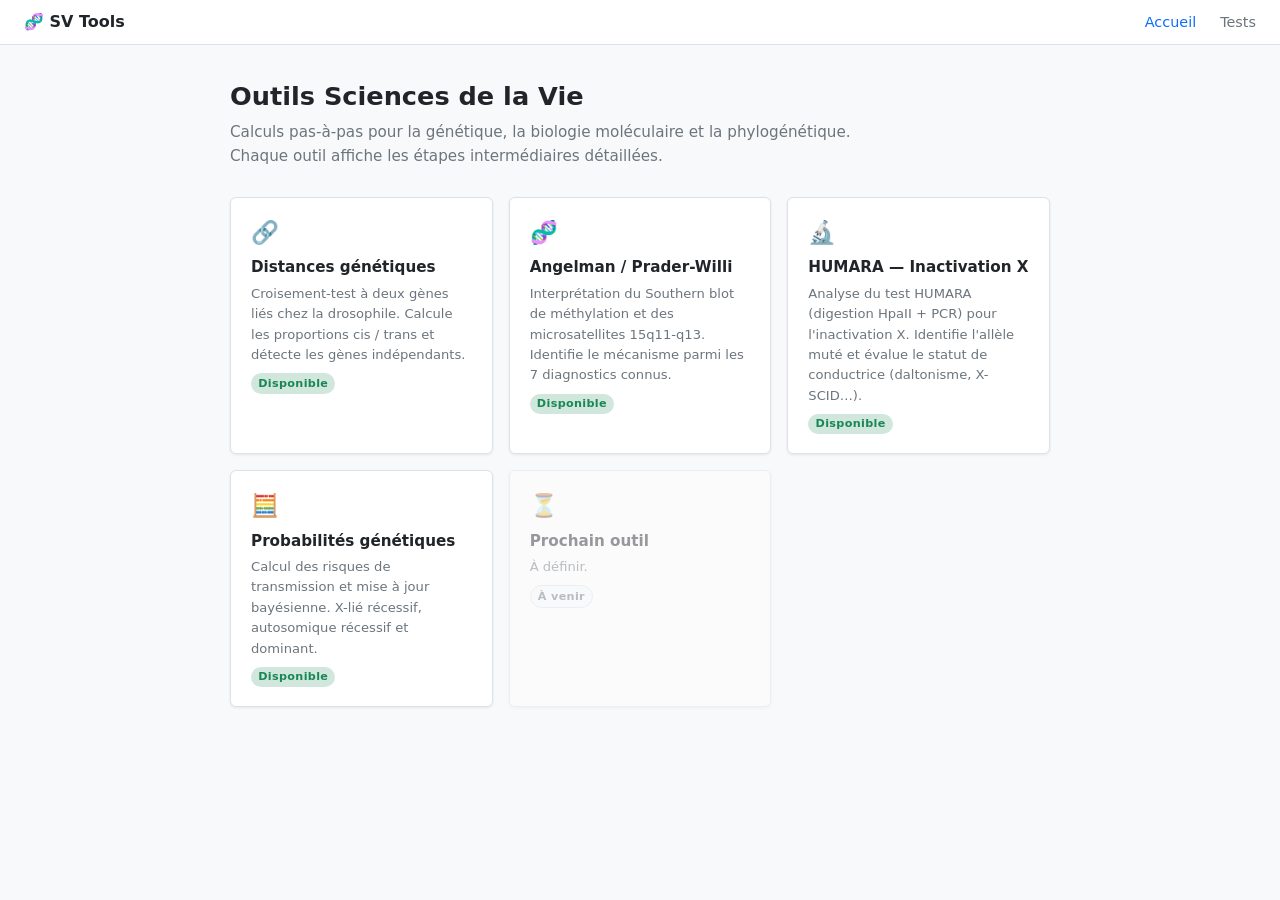
<file: index.html>
<!DOCTYPE html>
<html lang="fr">
<head>
  <meta charset="UTF-8">
  <meta name="viewport" content="width=device-width, initial-scale=1.0">
  <title>SV Tools — Outils Sciences de la Vie</title>
  <link rel="stylesheet" href="style.css">
</head>
<body>

<nav>
  <span class="nav-brand">🧬 SV Tools</span>
  <a href="index.html" class="active">Accueil</a>
  <a href="tests/run-tests.html">Tests</a>
</nav>

<main>
  <h1>Outils Sciences de la Vie</h1>
  <p class="page-subtitle">
    Calculs pas-à-pas pour la génétique, la biologie moléculaire et la phylogénétique.<br>
    Chaque outil affiche les étapes intermédiaires détaillées.
  </p>

  <div class="tool-grid" id="tool-grid">

    <a class="tool-card" href="tools/genetic-distance/index.html">
      <div class="tool-card-icon">🔗</div>
      <div class="tool-card-title">Distances génétiques</div>
      <div class="tool-card-desc">
        Croisement-test à deux gènes liés chez la drosophile.
        Calcule les proportions cis / trans et détecte les gènes indépendants.
      </div>
      <span class="tool-card-badge badge-ready">Disponible</span>
    </a>

    <a class="tool-card" href="tools/angelman-pw/index.html">
      <div class="tool-card-icon">🧬</div>
      <div class="tool-card-title">Angelman / Prader-Willi</div>
      <div class="tool-card-desc">
        Interprétation du Southern blot de méthylation et des microsatellites 15q11-q13.
        Identifie le mécanisme parmi les 7 diagnostics connus.
      </div>
      <span class="tool-card-badge badge-ready">Disponible</span>
    </a>

    <a class="tool-card" href="tools/humara/index.html">
      <div class="tool-card-icon">🔬</div>
      <div class="tool-card-title">HUMARA — Inactivation X</div>
      <div class="tool-card-desc">
        Analyse du test HUMARA (digestion HpaII + PCR) pour l'inactivation X.
        Identifie l'allèle muté et évalue le statut de conductrice (daltonisme, X-SCID…).
      </div>
      <span class="tool-card-badge badge-ready">Disponible</span>
    </a>

    <a class="tool-card" href="tools/pedigree/index.html">
      <div class="tool-card-icon">🧮</div>
      <div class="tool-card-title">Probabilités génétiques</div>
      <div class="tool-card-desc">
        Calcul des risques de transmission et mise à jour bayésienne.
        X-lié récessif, autosomique récessif et dominant.
      </div>
      <span class="tool-card-badge badge-ready">Disponible</span>
    </a>

    <div class="tool-card" style="opacity:.45;cursor:default;">
      <div class="tool-card-icon">⏳</div>
      <div class="tool-card-title">Prochain outil</div>
      <div class="tool-card-desc">À définir.</div>
      <span class="tool-card-badge badge-soon">À venir</span>
    </div>

  </div>
</main>

</body>
</html>
</file>
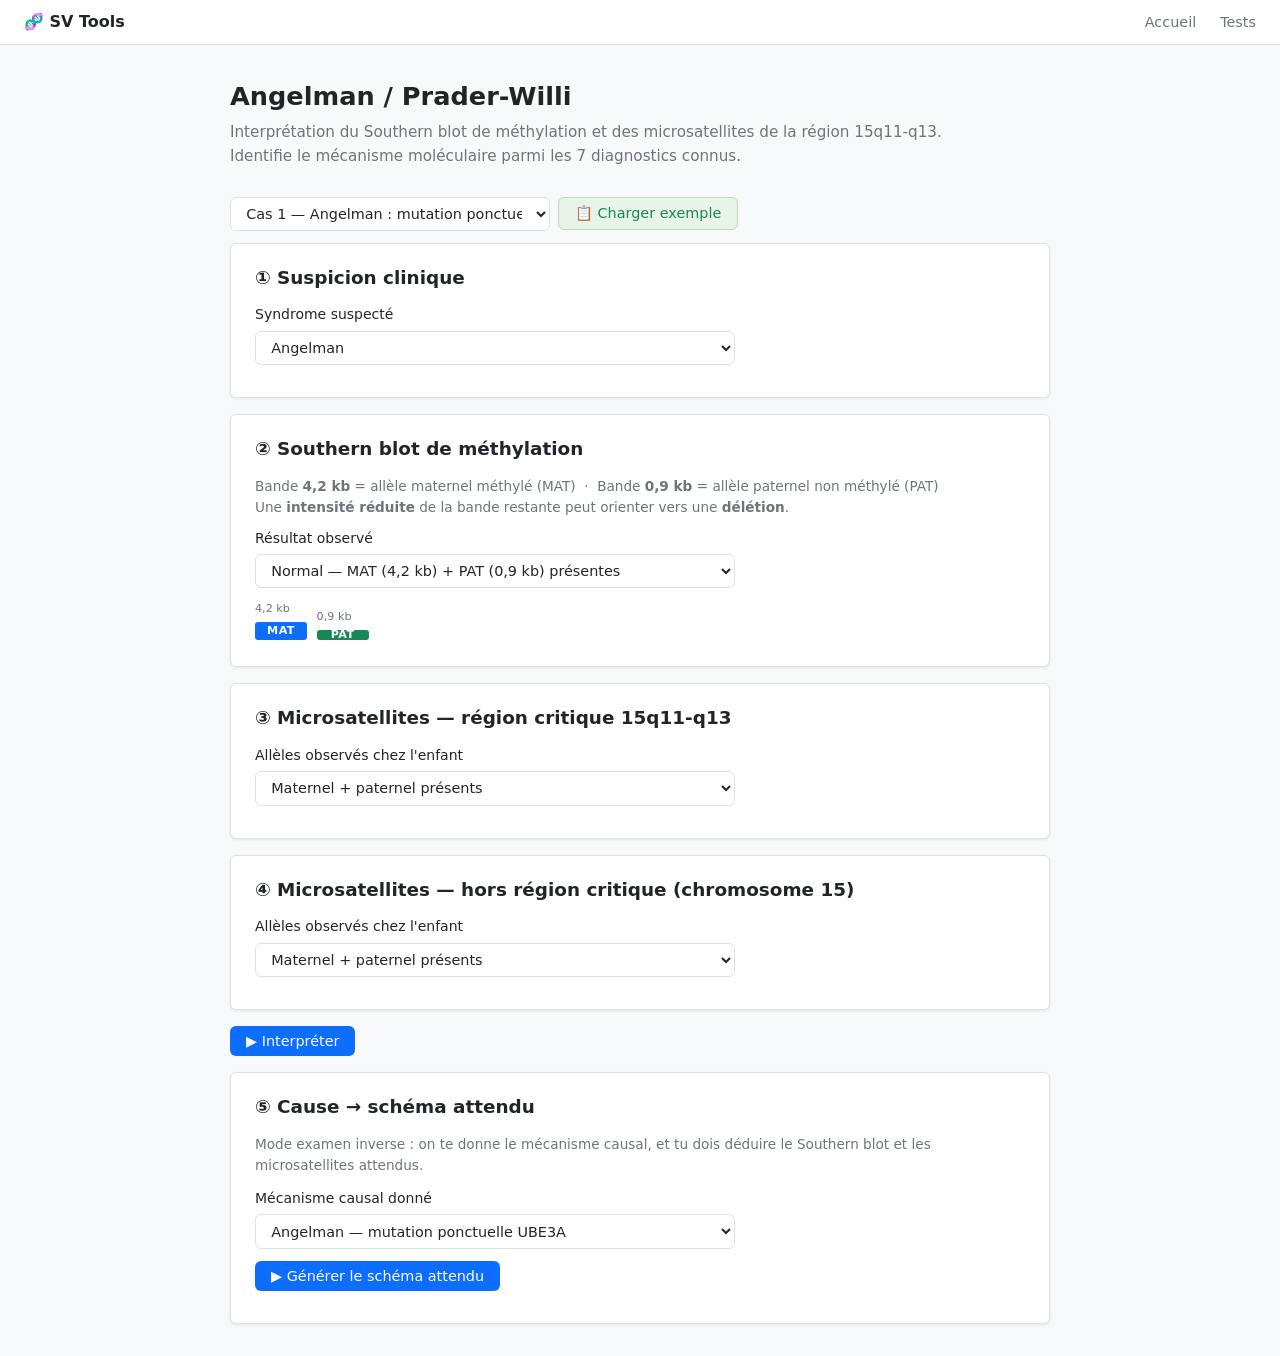
<file: tools/angelman-pw/index.html>
<!DOCTYPE html>
<html lang="fr">
<head>
  <meta charset="UTF-8">
  <meta name="viewport" content="width=device-width, initial-scale=1.0">
  <title>Angelman / Prader-Willi — SV Tools</title>
  <link rel="stylesheet" href="../../style.css">
  <style>
    /* ── Sélects larges ── */
    .wide-select { max-width: 480px; }

    /* ── Bande de référence (Southern) ── */
    .band-visual {
      display: flex;
      align-items: flex-end;
      gap: .6rem;
      margin: .6rem 0 .4rem;
    }
    .band {
      border-radius: 3px;
      display: flex;
      align-items: center;
      justify-content: center;
      font-size: .7rem;
      font-weight: 700;
      color: #fff;
      letter-spacing: .04em;
    }
    .band-mat { background: #0d6efd; width: 52px; height: 18px; }
    .band-pat { background: #198754; width: 52px; height: 10px; }
    .band-absent { opacity: .15; }
    .band-visual.compact { margin:.2rem 0; gap:.8rem; }
    .band-visual.compact .band-mat,
    .band-visual.compact .band-pat { width: 64px; }

    /* ── Statuts diagnostics ── */
    .status-possible   { background: #d1e7dd; color: #0a3622; font-weight: 700; font-size: .78rem; }
    .status-impossible { background: #f8d7da; color: #58151c; font-weight: 700; font-size: .78rem; }
    .status-ambiguous  { background: #fff3cd; color: #664d03; font-weight: 700; font-size: .78rem; }

    /* ── Carte diagnostic principal ── */
    .diagnosis-main {
      border-left: 4px solid var(--accent);
      padding: .9rem 1.2rem;
      background: var(--surface);
      border-radius: 0 var(--radius) var(--radius) 0;
      margin-bottom: .75rem;
    }
    .diagnosis-main.confidence-high   { border-color: #198754; }
    .diagnosis-main.confidence-medium { border-color: #ffc107; }
    .diagnosis-main.confidence-low    { border-color: #adb5bd; }
    .diagnosis-name { font-size: 1.1rem; font-weight: 700; margin-bottom: .3rem; }
    .confidence-badge {
      display: inline-block;
      font-size: .72rem;
      font-weight: 700;
      padding: .15rem .5rem;
      border-radius: 20px;
      text-transform: uppercase;
      letter-spacing: .05em;
    }
    .confidence-high   { background: #d1e7dd; color: #0a3622; }
    .confidence-medium { background: #fff3cd; color: #664d03; }
    .confidence-low    { background: #f8f9fa; color: var(--text-muted); border: 1px solid var(--border); }

    /* ── Warnings ── */
    .warning-box {
      background: #fff3cd;
      border-left: 3px solid #ffc107;
      padding: .55rem .85rem;
      border-radius: 0 var(--radius) var(--radius) 0;
      font-size: .85rem;
      color: #664d03;
      margin-bottom: .5rem;
    }

    details > summary {
      cursor: pointer;
      font-size: .875rem;
      color: var(--accent);
      list-style: none;
      padding: .3rem 0;
      user-select: none;
    }
    details > summary::before { content: "▶  "; font-size: .7rem; }
    details[open] > summary::before { content: "▼  "; }
    details > summary:hover { text-decoration: underline; }

    .reverse-grid {
      display: grid;
      grid-template-columns: 1.1fr .9fr;
      gap: 1rem;
      align-items: start;
    }
    @media (max-width: 820px) {
      .reverse-grid { grid-template-columns: 1fr; }
    }
    .reverse-box {
      border: 1px solid var(--border);
      background: var(--surface);
      border-radius: var(--radius);
      padding: .9rem 1rem;
    }
    .reverse-box-title {
      font-size: .82rem;
      font-weight: 700;
      text-transform: uppercase;
      letter-spacing: .05em;
      color: var(--text-muted);
      margin-bottom: .55rem;
    }
    .marker-visual {
      display: flex;
      flex-wrap: wrap;
      gap: .45rem;
      margin: .35rem 0 .2rem;
    }
    .marker-pill {
      display: inline-flex;
      align-items: center;
      justify-content: center;
      min-width: 78px;
      padding: .28rem .55rem;
      border-radius: 999px;
      font-size: .74rem;
      font-weight: 700;
      border: 1px solid transparent;
    }
    .marker-mat { background: #dbeafe; color: #1d4ed8; border-color: #93c5fd; }
    .marker-pat { background: #dcfce7; color: #15803d; border-color: #86efac; }
    .marker-missing { background: #f8fafc; color: #94a3b8; border-color: #cbd5e1; text-decoration: line-through; }
    .reverse-summary {
      border-left: 4px solid var(--accent);
      padding: .85rem 1rem;
      background: var(--surface);
      border-radius: 0 var(--radius) var(--radius) 0;
      margin-bottom: .8rem;
    }
    .schema-caption {
      font-size: .76rem;
      color: var(--text-muted);
      margin-top: .35rem;
    }
    .exam-schema {
      width: 100%;
      max-width: 100%;
      height: auto;
      display: block;
      margin-top: .6rem;
      background: #fff;
      border: 1px solid var(--border);
      border-radius: 8px;
    }
  </style>
</head>
<body>

<nav>
  <span class="nav-brand">🧬 SV Tools</span>
  <a href="../../index.html">Accueil</a>
  <a href="../../tests/run-tests.html">Tests</a>
</nav>

<main>
  <h1>Angelman / Prader-Willi</h1>
  <p class="page-subtitle">
    Interprétation du Southern blot de méthylation et des microsatellites de la région 15q11-q13.<br>
    Identifie le mécanisme moléculaire parmi les 7 diagnostics connus.
  </p>

  <!-- Boutons d'exemple -->
  <div class="btn-row" style="flex-wrap:wrap;align-items:center">
    <select id="example-select" style="max-width:320px">
      <option value="1">Cas 1 — Angelman : mutation ponctuelle UBE3A</option>
      <option value="2">Cas 2 — Angelman : disomie uniparentale paternelle</option>
      <option value="3">Cas 3 — Angelman : délétion maternelle</option>
      <option value="4">Cas 4 — Angelman : erreur d'empreinte maternelle</option>
      <option value="5">Cas 5 — Prader-Willi : disomie uniparentale maternelle</option>
      <option value="6">Cas 6 — Prader-Willi : délétion paternelle</option>
      <option value="7">Cas 7 — Prader-Willi : erreur d'empreinte paternelle</option>
      <option value="8">Cas 8 — Angelman : microsatellite non informatif</option>
    </select>
    <button class="btn btn-example" onclick="loadExample()">📋 Charger exemple</button>
  </div>

  <!-- ① Suspicion clinique ───────────────────────────────────────────────── -->
  <div class="card">
    <h2>① Suspicion clinique</h2>
    <div class="input-group">
      <label for="clinical-suspicion">Syndrome suspecté</label>
      <select id="clinical-suspicion" class="wide-select">
        <option value="Angelman">Angelman</option>
        <option value="Prader-Willi">Prader-Willi</option>
        <option value="unknown">Inconnu / non précisé</option>
      </select>
    </div>
  </div>

  <!-- ② Southern blot ────────────────────────────────────────────────────── -->
  <div class="card">
    <h2>② Southern blot de méthylation</h2>
    <p class="text-muted" style="font-size:.85rem;margin-bottom:.6rem">
      Bande <strong>4,2 kb</strong> = allèle maternel méthylé (MAT) &nbsp;·&nbsp;
      Bande <strong>0,9 kb</strong> = allèle paternel non méthylé (PAT)<br>
      Une <strong>intensité réduite</strong> de la bande restante peut orienter vers une <strong>délétion</strong>.
    </p>
    <div class="input-group">
      <label for="southern">Résultat observé</label>
      <select id="southern" class="wide-select" onchange="updateBandVisual()">
        <option value="normal">Normal — MAT (4,2 kb) + PAT (0,9 kb) présentes</option>
        <option value="mat_absent_pat_only">MAT absente — PAT (0,9 kb) seule, intensité non réduite → Angelman (UPD / empreinte)</option>
        <option value="mat_absent_pat_only_reduced_intensity">MAT absente — PAT (0,9 kb) seule, intensité réduite (~50 %) → Angelman par délétion maternelle</option>
        <option value="pat_absent_mat_only">PAT absente — MAT (4,2 kb) seule, intensité non réduite → Prader-Willi (UPD / empreinte)</option>
        <option value="pat_absent_mat_only_reduced_intensity">PAT absente — MAT (4,2 kb) seule, intensité réduite (~50 %) → Prader-Willi par délétion paternelle</option>
        <option value="unknown">Inconnu / non disponible</option>
      </select>
    </div>
    <!-- Représentation visuelle des bandes -->
    <div class="band-visual" id="band-visual">
      <div>
        <div class="text-muted" style="font-size:.7rem;margin-bottom:.25rem">4,2 kb</div>
        <div class="band band-mat" id="band-mat">MAT</div>
      </div>
      <div>
        <div class="text-muted" style="font-size:.7rem;margin-bottom:.25rem">0,9 kb</div>
        <div class="band band-pat" id="band-pat">PAT</div>
      </div>
    </div>
  </div>

  <!-- ③ Microsatellites région critique ──────────────────────────────────── -->
  <div class="card">
    <h2>③ Microsatellites — région critique 15q11-q13</h2>
    <div class="input-group">
      <label for="critical-micro">Allèles observés chez l'enfant</label>
      <select id="critical-micro" class="wide-select">
        <option value="maternal_and_paternal">Maternel + paternel présents</option>
        <option value="paternal_only">Paternel uniquement</option>
        <option value="maternal_only">Maternel uniquement</option>
        <option value="non_informative">Non informatif (allèles parentaux de même taille)</option>
        <option value="unknown">Inconnu / non disponible</option>
      </select>
    </div>
  </div>

  <!-- ④ Microsatellites hors région critique ─────────────────────────────── -->
  <div class="card">
    <h2>④ Microsatellites — hors région critique (chromosome 15)</h2>
    <div class="input-group">
      <label for="outside-micro">Allèles observés chez l'enfant</label>
      <select id="outside-micro" class="wide-select">
        <option value="maternal_and_paternal">Maternel + paternel présents</option>
        <option value="paternal_only">Paternel uniquement</option>
        <option value="maternal_only">Maternel uniquement</option>
        <option value="non_informative">Non informatif (allèles parentaux de même taille)</option>
        <option value="unknown">Inconnu / non disponible</option>
      </select>
    </div>
  </div>

  <!-- Action ────────────────────────────────────────────────────────────── -->
  <div class="btn-row">
    <button class="btn btn-primary" onclick="calculate()">▶ Interpréter</button>
  </div>

  <div id="error-area" class="hidden"></div>
  <div id="results-area" class="hidden"></div>

  <!-- ⑤ Cause -> schéma attendu ─────────────────────────────────────────── -->
  <div class="card" style="margin-top:1rem">
    <h2>⑤ Cause → schéma attendu</h2>
    <p class="text-muted" style="font-size:.85rem;margin-bottom:.75rem">
      Mode examen inverse : on te donne le mécanisme causal, et tu dois déduire le Southern blot
      et les microsatellites attendus.
    </p>
    <div class="input-group">
      <label for="reverse-diagnosis">Mécanisme causal donné</label>
      <select id="reverse-diagnosis" class="wide-select">
        <option value="angelman_ube3a">Angelman — mutation ponctuelle UBE3A</option>
        <option value="angelman_upd_pat">Angelman — disomie uniparentale paternelle</option>
        <option value="angelman_del_mat">Angelman — délétion maternelle</option>
        <option value="angelman_imprint_mat">Angelman — erreur d'empreinte maternelle</option>
        <option value="pw_upd_mat">Prader-Willi — disomie uniparentale maternelle</option>
        <option value="pw_del_pat">Prader-Willi — délétion paternelle</option>
        <option value="pw_imprint_pat">Prader-Willi — erreur d'empreinte paternelle</option>
      </select>
    </div>
    <div class="btn-row">
      <button class="btn btn-primary" onclick="generateExpectedPattern()">▶ Générer le schéma attendu</button>
    </div>
    <div id="reverse-results" class="hidden"></div>
  </div>

</main>

<script src="logic.js"></script>
<script src="ui.js"></script>
</body>
</html>
</file>
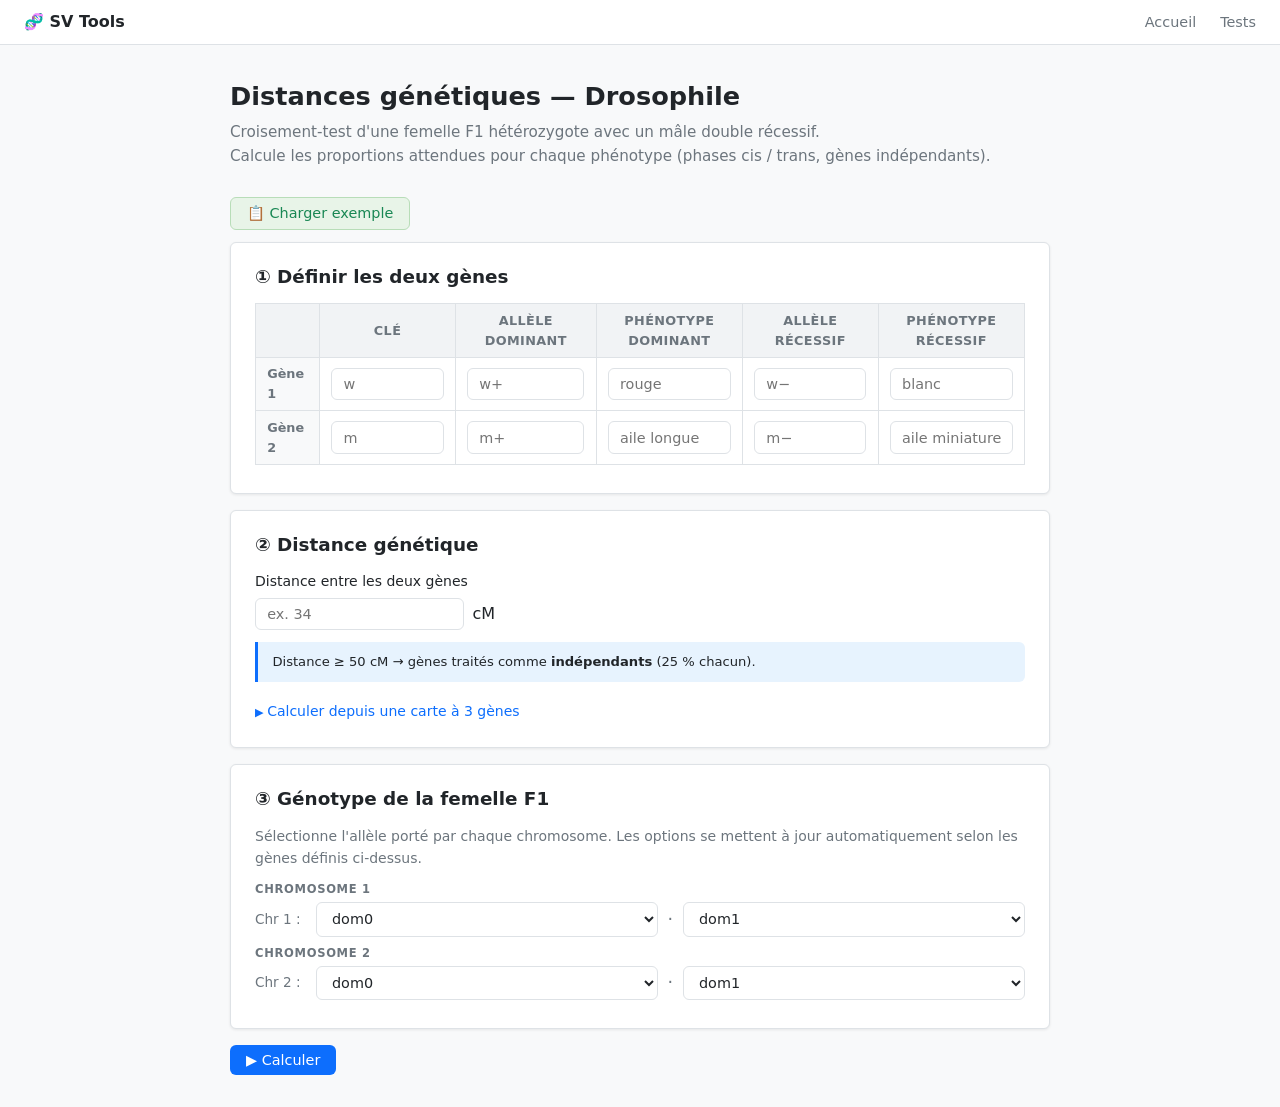
<file: tools/genetic-distance/index.html>
<!DOCTYPE html>
<html lang="fr">
<head>
  <meta charset="UTF-8">
  <meta name="viewport" content="width=device-width, initial-scale=1.0">
  <title>Distances génétiques — SV Tools</title>
  <link rel="stylesheet" href="../../style.css">
  <style>
    /* ── Tableau de définition des gènes ── */
    .gene-input { width: 100%; min-width: 75px; }
    table td:first-child { font-size: .8rem; font-weight: 700; color: var(--text-muted); }

    /* ── Carte génétique linéaire ── */
    .map-chain {
      display: flex;
      align-items: center;
      flex-wrap: wrap;
      gap: .3rem;
      margin-bottom: .75rem;
    }
    .map-chain input[type="text"]   { width: 90px; }
    .map-chain input[type="number"] { width: 58px; text-align: center; }
    .map-chain .map-link {
      display: flex;
      align-items: center;
      gap: .3rem;
      color: var(--text-muted);
      font-size: .8rem;
    }
    .map-chain .map-dash { letter-spacing: -.05em; }

    /* ── Haplotypes ── */
    .haplotype-row {
      display: flex;
      align-items: center;
      gap: .6rem;
      margin-bottom: .5rem;
    }
    .chr-label {
      font-size: .72rem;
      font-weight: 700;
      text-transform: uppercase;
      letter-spacing: .06em;
      color: var(--text-muted);
      margin-top: .5rem;
      margin-bottom: .2rem;
    }
    .haplotype-sep { font-size: 1.1rem; color: var(--text-muted); }

    /* ── Résultats ── */
    .class-parental    { background: #d1e7dd; color: #0a3622; font-weight: 600; font-size: .8rem; }
    .class-recombinant { background: #f8d7da; color: #58151c; font-weight: 600; font-size: .8rem; }
    .class-independent { background: #f8f9fa; color: var(--text-muted); font-weight: 600; font-size: .8rem; }

    details > summary {
      cursor: pointer;
      font-size: .875rem;
      color: var(--accent);
      user-select: none;
      list-style: none;
      padding: .3rem 0;
    }
    details > summary::before { content: "▶  "; font-size: .7rem; }
    details[open] > summary::before { content: "▼  "; }
    details > summary:hover { text-decoration: underline; }
    details[open] > summary { margin-bottom: .75rem; }
    details > div { padding-left: .5rem; }
  </style>
</head>
<body>

<nav>
  <span class="nav-brand">🧬 SV Tools</span>
  <a href="../../index.html">Accueil</a>
  <a href="../../tests/run-tests.html">Tests</a>
</nav>

<main>
  <h1>Distances génétiques — Drosophile</h1>
  <p class="page-subtitle">
    Croisement-test d'une femelle F1 hétérozygote avec un mâle double récessif.<br>
    Calcule les proportions attendues pour chaque phénotype (phases cis / trans, gènes indépendants).
  </p>

  <div class="btn-row">
    <button class="btn btn-example" onclick="loadExample()">📋 Charger exemple</button>
  </div>

  <!-- ① Gènes ──────────────────────────────────────────────────────────── -->
  <div class="card">
    <h2>① Définir les deux gènes</h2>
    <div class="table-wrapper">
      <table>
        <thead>
          <tr>
            <th></th>
            <th>Clé</th>
            <th>Allèle dominant</th>
            <th>Phénotype dominant</th>
            <th>Allèle récessif</th>
            <th>Phénotype récessif</th>
          </tr>
        </thead>
        <tbody>
          <tr>
            <td>Gène 1</td>
            <td><input type="text" class="gene-input" id="gene-0-key"     placeholder="w"></td>
            <td><input type="text" class="gene-input" id="gene-0-dom-sym" placeholder="w+"></td>
            <td><input type="text" class="gene-input" id="gene-0-dom-phe" placeholder="rouge"></td>
            <td><input type="text" class="gene-input" id="gene-0-rec-sym" placeholder="w−"></td>
            <td><input type="text" class="gene-input" id="gene-0-rec-phe" placeholder="blanc"></td>
          </tr>
          <tr>
            <td>Gène 2</td>
            <td><input type="text" class="gene-input" id="gene-1-key"     placeholder="m"></td>
            <td><input type="text" class="gene-input" id="gene-1-dom-sym" placeholder="m+"></td>
            <td><input type="text" class="gene-input" id="gene-1-dom-phe" placeholder="aile longue"></td>
            <td><input type="text" class="gene-input" id="gene-1-rec-sym" placeholder="m−"></td>
            <td><input type="text" class="gene-input" id="gene-1-rec-phe" placeholder="aile miniature"></td>
          </tr>
        </tbody>
      </table>
    </div>
  </div>

  <!-- ② Distance ───────────────────────────────────────────────────────── -->
  <div class="card">
    <h2>② Distance génétique</h2>
    <div class="input-group" style="max-width:240px">
      <label for="distance-input">Distance entre les deux gènes</label>
      <div style="display:flex;align-items:center;gap:.5rem">
        <input type="number" id="distance-input" min="0" max="100" step="0.5" placeholder="ex. 34">
        <span>cM</span>
      </div>
    </div>
    <div class="info-box" style="font-size:.82rem;margin-top:.25rem">
      Distance ≥ 50 cM → gènes traités comme <strong>indépendants</strong> (25 % chacun).
    </div>

    <details style="margin-top:.9rem">
      <summary>Calculer depuis une carte à 3 gènes</summary>
      <div>
        <p class="text-muted" style="margin-bottom:.7rem;font-size:.85rem">
          Entre les 3 gènes dans l'ordre de la carte et les distances entre voisins.
          La distance entre la paire choisie sera calculée par addition des segments intermédiaires.
        </p>

        <!-- Représentation visuelle de la carte -->
        <div class="map-chain">
          <input type="text"   id="map-gene-0"  placeholder="corps">
          <div class="map-link">
            <span class="map-dash">───</span>
            <input type="number" id="map-dist-01" placeholder="30">
            <span>cM</span>
            <span class="map-dash">───</span>
          </div>
          <input type="text"   id="map-gene-1"  placeholder="ailes">
          <div class="map-link">
            <span class="map-dash">───</span>
            <input type="number" id="map-dist-12" placeholder="26">
            <span>cM</span>
            <span class="map-dash">───</span>
          </div>
          <input type="text"   id="map-gene-2"  placeholder="yeux">
        </div>

        <div class="input-group" style="max-width:280px">
          <label for="map-pair">Paire à analyser</label>
          <select id="map-pair"></select>
        </div>

        <button class="btn btn-secondary" onclick="computeGeneMap()">Calculer la distance</button>
        <div id="map-result" class="mt-2"></div>
      </div>
    </details>
  </div>

  <!-- ③ Génotype F1 ────────────────────────────────────────────────────── -->
  <div class="card">
    <h2>③ Génotype de la femelle F1</h2>
    <p class="text-muted" style="margin-bottom:.75rem;font-size:.875rem">
      Sélectionne l'allèle porté par chaque chromosome.
      Les options se mettent à jour automatiquement selon les gènes définis ci-dessus.
    </p>

    <div class="chr-label">Chromosome 1</div>
    <div class="haplotype-row">
      <span class="text-muted" style="min-width:3.2rem;font-size:.85rem">Chr 1 :</span>
      <select id="h1-g0"></select>
      <span class="haplotype-sep">·</span>
      <select id="h1-g1"></select>
    </div>

    <div class="chr-label">Chromosome 2</div>
    <div class="haplotype-row">
      <span class="text-muted" style="min-width:3.2rem;font-size:.85rem">Chr 2 :</span>
      <select id="h2-g0"></select>
      <span class="haplotype-sep">·</span>
      <select id="h2-g1"></select>
    </div>

    <div id="phase-indicator" class="mt-1"></div>
  </div>

  <!-- Boutons ──────────────────────────────────────────────────────────── -->
  <div class="btn-row">
    <button class="btn btn-primary" onclick="calculate()">▶ Calculer</button>
  </div>

  <!-- Zone d'erreur -->
  <div id="error-area" class="hidden"></div>

  <!-- Résultats -->
  <div id="results-area" class="hidden"></div>

</main>

<script src="logic.js"></script>
<script src="ui.js"></script>
</body>
</html>
</file>
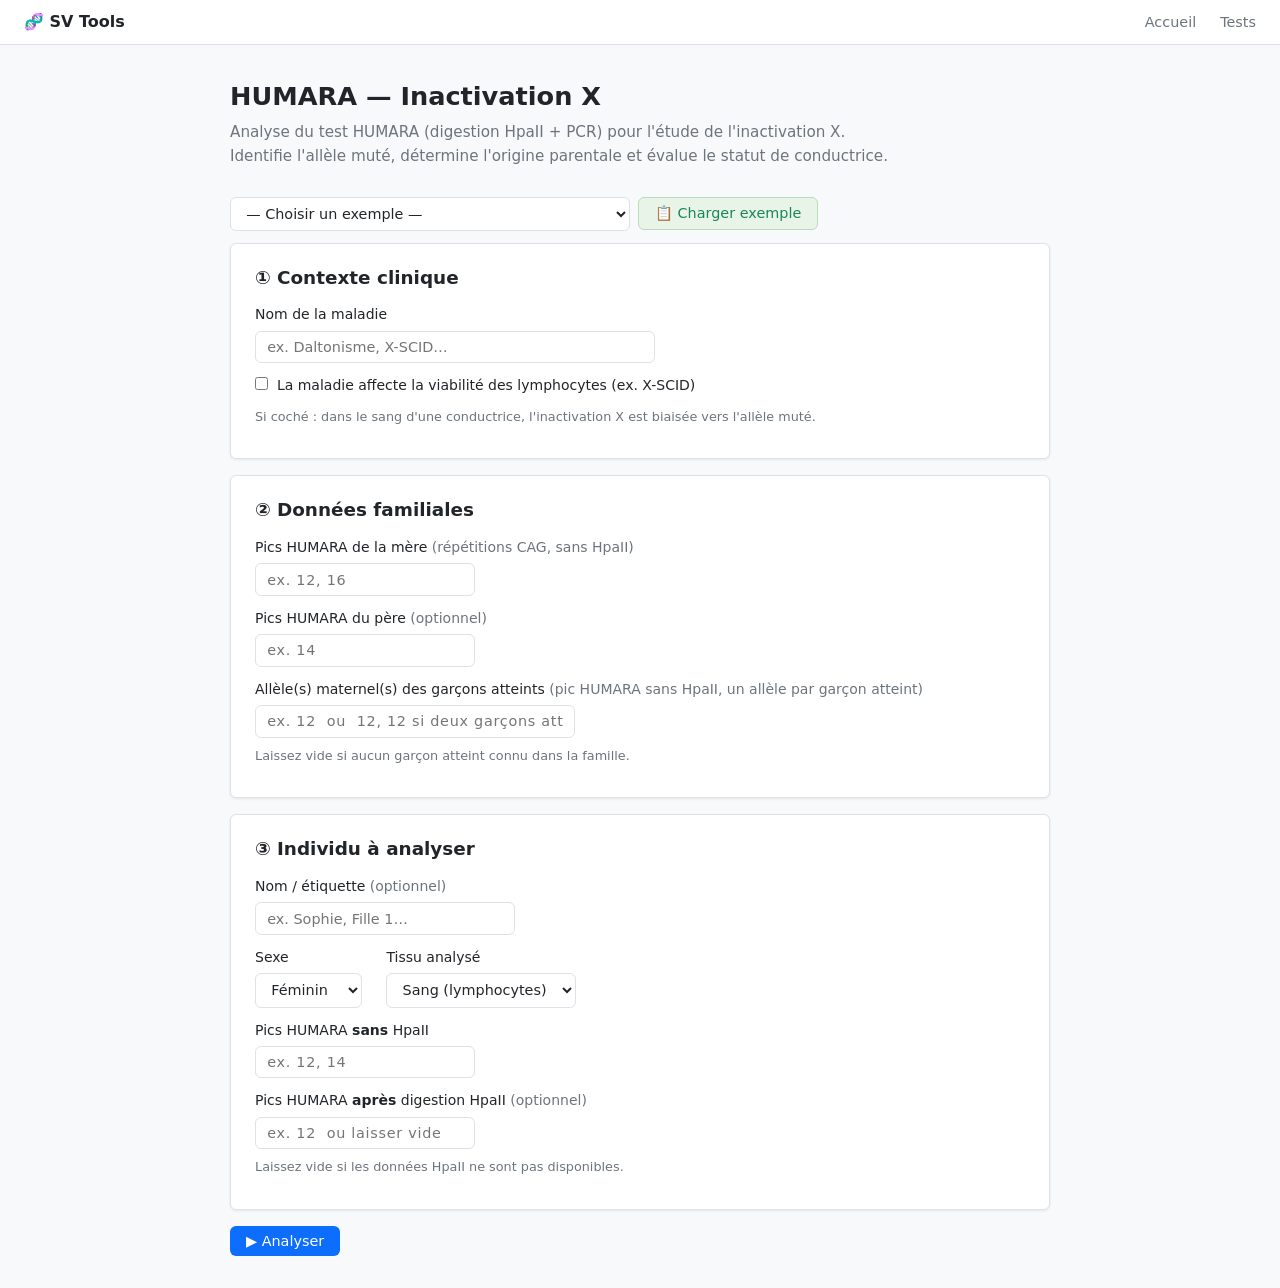
<file: tools/humara/index.html>
<!DOCTYPE html>
<html lang="fr">
<head>
  <meta charset="UTF-8">
  <meta name="viewport" content="width=device-width, initial-scale=1.0">
  <title>HUMARA / Inactivation X — SV Tools</title>
  <link rel="stylesheet" href="../../style.css">
  <style>
    .peaks-input { font-family: "Courier New", monospace; letter-spacing: .05em; }

    /* Statut conductrice */
    .carrier-card {
      border-radius: var(--radius);
      padding: .9rem 1.2rem;
      margin-bottom: .75rem;
    }
    .carrier-likely   { background: #d1e7dd; border-left: 4px solid #198754; }
    .carrier-unlikely { background: #f8d7da; border-left: 4px solid #dc3545; }
    .carrier-inconclusive { background: #fff3cd; border-left: 4px solid #ffc107; }
    .carrier-name { font-size: 1.05rem; font-weight: 700; margin-bottom: .2rem; }

    /* Badge inactivation X */
    .xi-badge {
      display: inline-block;
      font-size: .72rem;
      font-weight: 700;
      padding: .15rem .5rem;
      border-radius: 20px;
      text-transform: uppercase;
      letter-spacing: .05em;
    }
    .xi-random   { background: #cff4fc; color: #055160; }
    .xi-skewed   { background: #f8d7da; color: #58151c; }
    .xi-na       { background: #f8f9fa; color: var(--text-muted); border: 1px solid var(--border); }

    .allele-chip {
      display: inline-block;
      background: var(--highlight);
      border: 1px solid var(--highlight-border);
      border-radius: 4px;
      padding: .1rem .4rem;
      font-family: "Courier New", monospace;
      font-size: .9rem;
      font-weight: 700;
      margin: 0 .1rem;
    }
    .allele-chip.mutated { background: #f8d7da; border-color: #dc3545; }
    .allele-chip.safe    { background: #d1e7dd; border-color: #198754; }

    .family-diagram {
      display: flex;
      gap: 1.5rem;
      align-items: center;
      flex-wrap: wrap;
      margin: .6rem 0;
    }
    .family-member { text-align: center; font-size: .8rem; color: var(--text-muted); }
    .family-member strong { display: block; font-size: .9rem; color: var(--text); margin-bottom: .2rem; }
  </style>
</head>
<body>

<nav>
  <span class="nav-brand">🧬 SV Tools</span>
  <a href="../../index.html">Accueil</a>
  <a href="../../tests/run-tests.html">Tests</a>
</nav>

<main>
  <h1>HUMARA — Inactivation X</h1>
  <p class="page-subtitle">
    Analyse du test HUMARA (digestion HpaII + PCR) pour l'étude de l'inactivation X.<br>
    Identifie l'allèle muté, détermine l'origine parentale et évalue le statut de conductrice.
  </p>

  <!-- Exemples ────────────────────────────────────────────────────────────── -->
  <div class="btn-row" style="flex-wrap:wrap;align-items:center">
    <select id="example-select" style="max-width:400px">
      <option value="">— Choisir un exemple —</option>
      <option value="1">Famille 1 · Daltonisme — Thomas (garçon atteint)</option>
      <option value="2">Famille 1 · Daltonisme — Sophie (fille à analyser)</option>
      <option value="3">Famille 2 · X-SCID — Lucie (conductrice, sang)</option>
      <option value="4">Famille 2 · X-SCID — Clara (conductrice, cellules buccales)</option>
      <option value="5">Famille 2 · X-SCID — Emma (non-conductrice, sang)</option>
    </select>
    <button class="btn btn-example" onclick="loadExample()">📋 Charger exemple</button>
  </div>

  <!-- ① Contexte clinique ──────────────────────────────────────────────────── -->
  <div class="card">
    <h2>① Contexte clinique</h2>
    <div class="input-group">
      <label for="disease-name">Nom de la maladie</label>
      <input type="text" id="disease-name" placeholder="ex. Daltonisme, X-SCID…" style="max-width:400px">
    </div>
    <div class="input-group" style="margin-top:.75rem">
      <label>
        <input type="checkbox" id="affects-lymphocytes">
        &nbsp;La maladie affecte la viabilité des lymphocytes (ex. X-SCID)
      </label>
      <div class="text-muted" style="font-size:.8rem;margin-top:.3rem">
        Si coché : dans le sang d'une conductrice, l'inactivation X est biaisée vers l'allèle muté.
      </div>
    </div>
  </div>

  <!-- ② Données familiales ─────────────────────────────────────────────────── -->
  <div class="card">
    <h2>② Données familiales</h2>
    <div class="input-group">
      <label for="mother-peaks">Pics HUMARA de la mère <span class="text-muted">(répétitions CAG, sans HpaII)</span></label>
      <input type="text" id="mother-peaks" class="peaks-input" placeholder="ex. 12, 16" style="max-width:220px">
    </div>
    <div class="input-group" style="margin-top:.75rem">
      <label for="father-peaks">Pics HUMARA du père <span class="text-muted">(optionnel)</span></label>
      <input type="text" id="father-peaks" class="peaks-input" placeholder="ex. 14" style="max-width:220px">
    </div>
    <div class="input-group" style="margin-top:.75rem">
      <label for="affected-males-peaks">
        Allèle(s) maternel(s) des garçons atteints
        <span class="text-muted">(pic HUMARA sans HpaII, un allèle par garçon atteint)</span>
      </label>
      <input type="text" id="affected-males-peaks" class="peaks-input" placeholder="ex. 12  ou  12, 12 si deux garçons atteints" style="max-width:320px">
      <div class="text-muted" style="font-size:.8rem;margin-top:.2rem">
        Laissez vide si aucun garçon atteint connu dans la famille.
      </div>
    </div>
  </div>

  <!-- ③ Individu à analyser ───────────────────────────────────────────────── -->
  <div class="card">
    <h2>③ Individu à analyser</h2>
    <div class="input-group">
      <label for="target-label">Nom / étiquette <span class="text-muted">(optionnel)</span></label>
      <input type="text" id="target-label" placeholder="ex. Sophie, Fille 1…" style="max-width:260px">
    </div>
    <div style="display:flex;gap:1.5rem;flex-wrap:wrap;margin-top:.75rem">
      <div class="input-group" style="margin:0">
        <label for="target-sex">Sexe</label>
        <select id="target-sex">
          <option value="female">Féminin</option>
          <option value="male">Masculin</option>
        </select>
      </div>
      <div class="input-group" style="margin:0">
        <label for="target-tissue">Tissu analysé</label>
        <select id="target-tissue">
          <option value="blood">Sang (lymphocytes)</option>
          <option value="buccal">Cellules buccales</option>
        </select>
      </div>
    </div>
    <div class="input-group" style="margin-top:.75rem">
      <label for="peaks-without">Pics HUMARA <strong>sans</strong> HpaII</label>
      <input type="text" id="peaks-without" class="peaks-input" placeholder="ex. 12, 14" style="max-width:220px">
    </div>
    <div class="input-group" style="margin-top:.75rem">
      <label for="peaks-with">Pics HUMARA <strong>après</strong> digestion HpaII <span class="text-muted">(optionnel)</span></label>
      <input type="text" id="peaks-with" class="peaks-input" placeholder="ex. 12  ou laisser vide" style="max-width:220px">
      <div class="text-muted" style="font-size:.8rem;margin-top:.2rem">
        Laissez vide si les données HpaII ne sont pas disponibles.
      </div>
    </div>
  </div>

  <!-- Action ──────────────────────────────────────────────────────────────── -->
  <div class="btn-row">
    <button class="btn btn-primary" onclick="analyse()">▶ Analyser</button>
  </div>

  <div id="error-area" class="hidden"></div>
  <div id="results-area" class="hidden"></div>

</main>

<script src="humaraLogic.js"></script>
<script src="ui.js"></script>
</body>
</html>
</file>
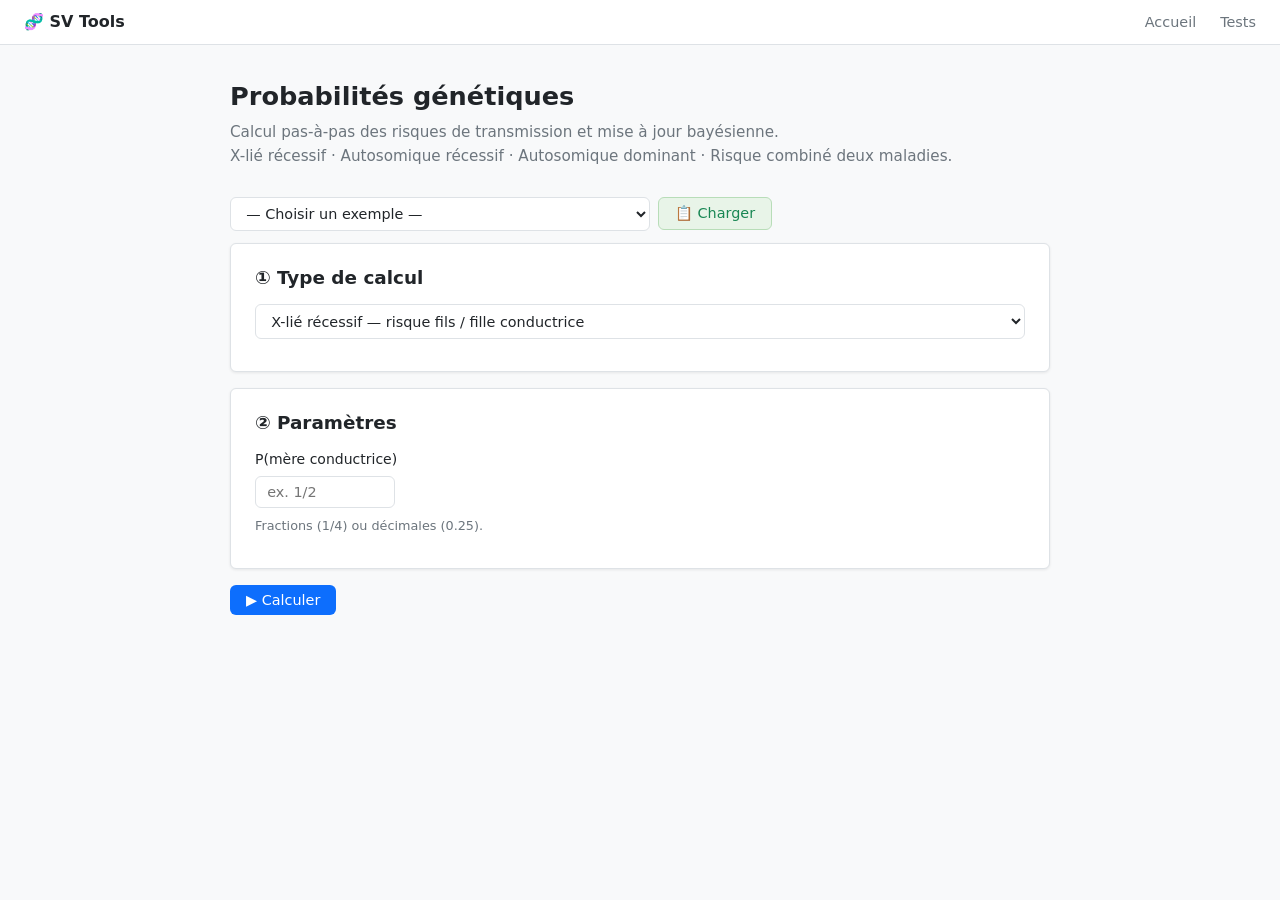
<file: tools/pedigree/index.html>
<!DOCTYPE html>
<html lang="fr">
<head>
  <meta charset="UTF-8">
  <meta name="viewport" content="width=device-width, initial-scale=1.0">
  <title>Probabilités génétiques — SV Tools</title>
  <link rel="stylesheet" href="../../style.css">
  <style>
    .prob-input { max-width: 140px; }

    .result-value {
      font-size: 1.5rem;
      font-weight: 700;
      color: var(--accent);
      font-family: "Courier New", monospace;
    }
    .result-row {
      display: flex;
      align-items: baseline;
      gap: .75rem;
      margin-bottom: .5rem;
    }
    .result-label { font-size: .9rem; color: var(--text-muted); min-width: 220px; }

    .fraction-highlight {
      background: var(--highlight);
      border: 1px solid var(--highlight-border);
      border-radius: 4px;
      padding: .1rem .45rem;
      font-family: "Courier New", monospace;
      font-weight: 700;
    }

    .section-hidden { display: none; }

    .bayes-table th { background: var(--surface); font-size: .8rem; }
    .bayes-table td { font-family: "Courier New", monospace; font-size: .85rem; }
    .bayes-row-highlight td { background: var(--highlight); }

    /* Combined risk */
    .disease-grid {
      display: grid;
      grid-template-columns: 1fr 1fr;
      gap: 1rem;
      margin-bottom: 1rem;
    }
    @media (max-width: 640px) {
      .disease-grid { grid-template-columns: 1fr; }
    }
    .disease-block {
      background: var(--surface);
      border: 1px solid var(--border);
      border-radius: var(--radius);
      padding: 1rem;
    }
    .disease-block-title {
      font-weight: 700;
      font-size: .9rem;
      margin-bottom: .75rem;
      color: var(--accent);
      text-transform: uppercase;
      letter-spacing: .05em;
    }
    .disease-block .input-group { margin-bottom: .6rem; }
    .disease-block label { font-size: .8rem; }

    /* Combination table */
    .comb-table { width: 100%; border-collapse: collapse; margin-top: .5rem; }
    .comb-table th {
      background: var(--surface);
      font-size: .8rem;
      padding: .5rem .75rem;
      text-align: left;
      border-bottom: 2px solid var(--border);
    }
    .comb-table td {
      padding: .5rem .75rem;
      border-bottom: 1px solid var(--border);
      font-family: "Courier New", monospace;
    }
    .comb-table .comb-frac {
      font-weight: 700;
      font-size: 1.1rem;
      color: var(--accent);
    }
    .comb-table tr:last-child td { border-bottom: none; }

    /* Source badge */
    .badge-source {
      display: inline-block;
      font-size: .7rem;
      padding: .1rem .4rem;
      border-radius: 3px;
      margin-left: .4rem;
      font-family: sans-serif;
    }
    .badge-override  { background: #fff3cd; color: #664d03; }
    .badge-inferred  { background: #d1e7dd; color: #0a3622; }
    .badge-phenotype { background: #cfe2ff; color: #084298; }

    /* Builder */
    .builder-wrap { display:flex; flex-direction:column; gap:1rem; }
    .builder-actions { display:flex; flex-wrap:wrap; gap:.5rem; }
    .builder-layout { display:grid; grid-template-columns: 280px 1fr; gap:1rem; }
    @media (max-width:700px) { .builder-layout { grid-template-columns:1fr; } }
    .builder-sidebar { display:flex; flex-direction:column; gap:.75rem; overflow-y:auto; max-height:70vh; }
    .builder-section { background:var(--surface); border:1px solid var(--border); border-radius:var(--radius); padding:.75rem; }
    .builder-section-title { font-weight:700; font-size:.8rem; text-transform:uppercase; letter-spacing:.05em; color:var(--text-muted); margin-bottom:.5rem; }
    .builder-form { display:flex; flex-wrap:wrap; gap:.4rem; align-items:center; }
    .builder-form input, .builder-form select { font-size:.8rem; padding:.25rem .4rem; border:1px solid var(--border); border-radius:3px; background:var(--bg); }
    .builder-phenotypes { display:flex; flex-wrap:wrap; gap:.3rem; margin:.4rem 0; }
    .builder-phenotypes label { display:flex; align-items:center; gap:.25rem; font-size:.75rem; }
    .btn-sm { padding:.2rem .5rem; font-size:.8rem; cursor:pointer; border:1px solid var(--border); border-radius:3px; background:var(--surface); }
    .btn-sm:hover { background:var(--highlight); }
    .btn-danger { border-color:#dc3545; color:#dc3545; }
    .btn-danger:hover { background:#f8d7da; }
    .builder-canvas-wrap { overflow:auto; min-height:300px; border:1px solid var(--border); border-radius:var(--radius); background:#fafafa; }
    .pedigree-tree { padding:1rem; min-width:400px; }
    .pedigree-svg { overflow:visible; }
    .person-node text { font-size:11px; font-family:sans-serif; fill:#333; pointer-events:none; }
    .person-node:hover .person-shape { filter:brightness(0.9); }
    .tree-empty { color:var(--text-muted); font-size:.9rem; padding:2rem; text-align:center; }
    .disease-tag { display:inline-flex; align-items:center; gap:.3rem; font-size:.75rem; padding:.1rem .4rem; border-radius:3px; background:var(--surface); border:1px solid var(--border); margin:.15rem; }
    .disease-tag .disease-color-dot { width:10px; height:10px; border-radius:50%; display:inline-block; }
    .builder-json-section { background:var(--surface); border:1px solid var(--border); border-radius:var(--radius); padding:.75rem; }
    .bayes-rework { display:flex; flex-direction:column; gap:.75rem; }
    .bayes-preset-bar {
      display:flex;
      flex-wrap:wrap;
      gap:.5rem;
      align-items:center;
      padding:.65rem .75rem;
      border:1px solid var(--border);
      border-radius:8px;
      background:linear-gradient(180deg, #f8fafc 0%, #f1f5f9 100%);
    }
    .bayes-note { font-size:.82rem; color:var(--text-muted); line-height:1.45; }
    .bayes-meta { display:flex; flex-wrap:wrap; gap:.4rem; }
    .bayes-chip {
      display:inline-flex;
      align-items:center;
      gap:.35rem;
      font-size:.75rem;
      padding:.2rem .5rem;
      border:1px solid var(--border);
      border-radius:999px;
      background:var(--bg);
      color:var(--text-muted);
    }
    .bayes-answer {
      border-left:4px solid var(--accent);
      background:var(--bg);
      border-radius:8px;
      padding:.8rem .9rem;
    }
    .bayes-answer-title {
      font-size:.74rem;
      font-weight:700;
      text-transform:uppercase;
      letter-spacing:.05em;
      color:var(--text-muted);
      margin-bottom:.35rem;
    }
    .bayes-kpi-grid {
      display:grid;
      grid-template-columns:repeat(auto-fit, minmax(180px, 1fr));
      gap:.75rem;
      margin-top:.75rem;
    }
    .bayes-kpi {
      background:var(--bg);
      border:1px solid var(--border);
      border-radius:8px;
      padding:.75rem;
    }
    .bayes-kpi-label {
      font-size:.74rem;
      font-weight:700;
      text-transform:uppercase;
      letter-spacing:.05em;
      color:var(--text-muted);
      margin-bottom:.35rem;
    }
    .bayes-kpi-value {
      font-size:1.85rem;
      font-weight:700;
      color:var(--accent);
      font-family:"Courier New", monospace;
    }
    .bayes-calc-box {
      margin-top:.75rem;
      background:var(--bg);
      border:1px solid var(--border);
      border-radius:8px;
      padding:.85rem .95rem;
    }
    .bayes-calc-title {
      font-size:.74rem;
      font-weight:700;
      text-transform:uppercase;
      letter-spacing:.05em;
      color:var(--text-muted);
      margin-bottom:.5rem;
    }
    .bayes-calc-line {
      font-size:.88rem;
      line-height:1.55;
      margin-bottom:.3rem;
    }
    .bayes-calc-line code {
      font-family:"Courier New", monospace;
      font-size:.92em;
      background:var(--surface);
      border:1px solid var(--border);
      border-radius:4px;
      padding:.08rem .3rem;
    }
  </style>
</head>
<body>

<nav>
  <span class="nav-brand">🧬 SV Tools</span>
  <a href="../../index.html">Accueil</a>
  <a href="../../tests/run-tests.html">Tests</a>
</nav>

<main>
  <h1>Probabilités génétiques</h1>
  <p class="page-subtitle">
    Calcul pas-à-pas des risques de transmission et mise à jour bayésienne.<br>
    X-lié récessif · Autosomique récessif · Autosomique dominant · Risque combiné deux maladies.
  </p>

  <!-- Exemples -->
  <div class="btn-row" style="flex-wrap:wrap;align-items:center">
    <select id="example-select" style="max-width:420px">
      <option value="">— Choisir un exemple —</option>
      <option value="xl">X-lié récessif — P(mère)=1/4</option>
      <option value="ar">AR seul — P(mère)=1/3, P(père)=1/2</option>
      <option value="bayes">Bayes — prior 1/2, 1 fils indemne → 1/3, prochain 5/6</option>
      <option value="q61">Q6.1 — Aline × Bob (dal. + cataracte, fils)</option>
      <option value="q62">Q6.2 — Kevin × Zoé (dal. + cataracte, fils)</option>
    </select>
    <button class="btn btn-example" onclick="loadExample()">📋 Charger</button>
  </div>

  <!-- ① Type -->
  <div class="card">
    <h2>① Type de calcul</h2>
    <div class="input-group">
      <select id="calc-type" onchange="updateFields()">
        <option value="x_linked">X-lié récessif — risque fils / fille conductrice</option>
        <option value="ar">Autosomique récessif — risque enfant atteint</option>
        <option value="ad">Autosomique dominant — risque enfant atteint</option>
        <option value="bayes">Mise à jour bayésienne (X-lié) — après fils indemnes</option>
        <option value="combined">Risque combiné — deux maladies indépendantes</option>
        <option value="builder">Constructeur d'arbre génétique</option>
      </select>
    </div>
  </div>

  <!-- ② Paramètres -->
  <div class="card" id="params-card">
    <h2>② Paramètres</h2>

    <!-- X-lié -->
    <div id="fields-x-linked">
      <div class="input-group">
        <label for="xl-mother-p">P(mère conductrice)</label>
        <input type="text" id="xl-mother-p" class="prob-input" placeholder="ex. 1/2">
        <div class="text-muted" style="font-size:.8rem;margin-top:.2rem">Fractions (1/4) ou décimales (0.25).</div>
      </div>
    </div>

    <!-- AR -->
    <div id="fields-ar" class="section-hidden">
      <div class="input-group">
        <label for="ar-mother-p">P(mère conductrice)</label>
        <input type="text" id="ar-mother-p" class="prob-input" placeholder="ex. 1/3">
      </div>
      <div class="input-group" style="margin-top:.75rem">
        <label for="ar-father-p">P(père conducteur)</label>
        <input type="text" id="ar-father-p" class="prob-input" placeholder="ex. 1/2">
      </div>
    </div>

    <!-- AD -->
    <div id="fields-ad" class="section-hidden">
      <div class="input-group">
        <label for="ad-parent-p">P(parent atteint est hétérozygote Aa)</label>
        <input type="text" id="ad-parent-p" class="prob-input" placeholder="1 si Aa certain">
      </div>
    </div>

    <!-- Bayes -->
    <div id="fields-bayes" class="section-hidden">
      <div class="input-group">
        <label for="bayes-prior">P(conductrice) — a priori</label>
        <input type="text" id="bayes-prior" class="prob-input" placeholder="ex. 1/2">
      </div>
      <div class="input-group" style="margin-top:.75rem">
        <label for="bayes-sons">Nombre de fils indemnes observés</label>
        <input type="number" id="bayes-sons" min="0" max="20" value="1" style="max-width:100px">
      </div>
    </div>

    <!-- Combined -->
    <div id="fields-combined" class="section-hidden">
      <p class="text-muted" style="margin-bottom:1rem;font-size:.875rem">
        Calcule les probabilités pour deux maladies indépendantes (chromosomes différents) chez un même enfant.
      </p>
      <div class="disease-grid">

        <!-- Maladie A -->
        <div class="disease-block">
          <div class="disease-block-title">Maladie A</div>
          <div class="input-group">
            <label>Nom (optionnel)</label>
            <input type="text" id="ca-name" placeholder="ex. Cataracte" style="max-width:180px">
          </div>
          <div class="input-group">
            <label>Type d'hérédité</label>
            <select id="ca-type" onchange="updateCombinedFields('a')">
              <option value="ar">Autosomique récessif</option>
              <option value="x_linked">X-lié récessif</option>
              <option value="ad">Autosomique dominant</option>
            </select>
          </div>
          <!-- AR -->
          <div id="ca-ar">
            <div class="input-group">
              <label>Mère — P(porteuse)</label>
              <input type="text" id="ca-ar-mc" class="prob-input" placeholder="0">
            </div>
            <div class="input-group">
              <label>Mère — P(atteinte)</label>
              <input type="text" id="ca-ar-ma" class="prob-input" placeholder="0">
            </div>
            <div class="input-group">
              <label>Père — P(porteur)</label>
              <input type="text" id="ca-ar-fc" class="prob-input" placeholder="0">
            </div>
            <div class="input-group">
              <label>Père — P(atteint)</label>
              <input type="text" id="ca-ar-fa" class="prob-input" placeholder="0">
            </div>
          </div>
          <!-- XL -->
          <div id="ca-xl" class="section-hidden">
            <div class="input-group">
              <label>Mère — P(conductrice)</label>
              <input type="text" id="ca-xl-mc" class="prob-input" placeholder="ex. 1/2">
            </div>
          </div>
          <!-- AD -->
          <div id="ca-ad" class="section-hidden">
            <div class="input-group">
              <label>Mère — P(atteinte)</label>
              <input type="text" id="ca-ad-ma" class="prob-input" placeholder="0">
            </div>
            <div class="input-group">
              <label>Père — P(atteint)</label>
              <input type="text" id="ca-ad-fa" class="prob-input" placeholder="0">
            </div>
          </div>
        </div>

        <!-- Maladie B -->
        <div class="disease-block">
          <div class="disease-block-title">Maladie B</div>
          <div class="input-group">
            <label>Nom (optionnel)</label>
            <input type="text" id="cb-name" placeholder="ex. Daltonisme" style="max-width:180px">
          </div>
          <div class="input-group">
            <label>Type d'hérédité</label>
            <select id="cb-type" onchange="updateCombinedFields('b')">
              <option value="ar">Autosomique récessif</option>
              <option value="x_linked">X-lié récessif</option>
              <option value="ad">Autosomique dominant</option>
            </select>
          </div>
          <!-- AR -->
          <div id="cb-ar">
            <div class="input-group">
              <label>Mère — P(porteuse)</label>
              <input type="text" id="cb-ar-mc" class="prob-input" placeholder="0">
            </div>
            <div class="input-group">
              <label>Mère — P(atteinte)</label>
              <input type="text" id="cb-ar-ma" class="prob-input" placeholder="0">
            </div>
            <div class="input-group">
              <label>Père — P(porteur)</label>
              <input type="text" id="cb-ar-fc" class="prob-input" placeholder="0">
            </div>
            <div class="input-group">
              <label>Père — P(atteint)</label>
              <input type="text" id="cb-ar-fa" class="prob-input" placeholder="0">
            </div>
          </div>
          <!-- XL -->
          <div id="cb-xl" class="section-hidden">
            <div class="input-group">
              <label>Mère — P(conductrice)</label>
              <input type="text" id="cb-xl-mc" class="prob-input" placeholder="ex. 1/2">
            </div>
          </div>
          <!-- AD -->
          <div id="cb-ad" class="section-hidden">
            <div class="input-group">
              <label>Mère — P(atteinte)</label>
              <input type="text" id="cb-ad-ma" class="prob-input" placeholder="0">
            </div>
            <div class="input-group">
              <label>Père — P(atteint)</label>
              <input type="text" id="cb-ad-fa" class="prob-input" placeholder="0">
            </div>
          </div>
        </div>
      </div>

      <!-- Sexe -->
      <div class="input-group">
        <label for="comb-sex">Sexe de l'enfant</label>
        <select id="comb-sex" style="max-width:200px">
          <option value="male">Garçon</option>
          <option value="female">Fille</option>
        </select>
      </div>
    </div>

    <!-- Builder -->
    <div id="fields-builder" class="section-hidden">
      <div class="builder-wrap">

        <!-- Top action bar -->
        <div class="builder-actions">
          <button class="btn" onclick="builderLoadQ6()">📋 Exemple Q6</button>
          <button class="btn" onclick="builderReset()">🗑 Réinitialiser</button>
          <button class="btn" onclick="builderExport()">⬇ Exporter JSON</button>
          <button class="btn" onclick="builderImportOpen()">⬆ Importer JSON</button>
        </div>

        <!-- Two-column layout: forms left, tree right -->
        <div class="builder-layout">

          <!-- Left: forms -->
          <div class="builder-sidebar">

            <!-- Disease form -->
            <div class="builder-section">
              <div class="builder-section-title">Maladies</div>
              <div id="disease-list"></div>
              <div class="builder-form" id="disease-form">
                <input id="df-id" placeholder="ID (ex: cat)" style="width:80px">
                <input id="df-name" placeholder="Nom" style="width:120px">
                <select id="df-inh">
                  <option value="autosomal_recessive">AR</option>
                  <option value="x_linked_recessive">XL réc.</option>
                  <option value="autosomal_dominant">AD</option>
                </select>
                <input id="df-color" type="color" value="#3366cc" style="width:40px;height:28px">
                <button class="btn-sm" onclick="builderAddDisease()">+ Ajouter</button>
              </div>
            </div>

            <!-- Person form -->
            <div class="builder-section">
              <div class="builder-section-title">Ajouter un individu</div>
              <div class="builder-form">
                <input id="pf-name" placeholder="Nom (ex: II2)" style="width:100px" title="Utilisé aussi comme identifiant">
                <select id="pf-sex">
                  <option value="male">♂ Homme</option>
                  <option value="female">♀ Femme</option>
                  <option value="unknown">? Inconnu</option>
                </select>
                <label style="font-size:0.85em;color:#555">Génération&nbsp;<input id="pf-gen" type="number" min="1" max="10" value="1" style="width:50px"></label>
              </div>
              <div id="pf-phenotypes" class="builder-phenotypes"></div>
              <button onclick="builderAddPerson()" class="btn-sm">+ Ajouter individu</button>
              <input id="pf-id" style="display:none">
            </div>

            <!-- Couple form -->
            <div class="builder-section">
              <div class="builder-section-title">Créer un couple</div>
              <div class="builder-form">
                <select id="cf-p1" style="width:120px"><option value="">-- Parent 1 --</option></select>
                <select id="cf-p2" style="width:120px"><option value="">-- Parent 2 --</option></select>
                <button class="btn-sm" onclick="builderAddCouple()">+ Couple</button>
              </div>
              <div id="couple-feedback" style="font-size:.8rem;margin-top:.3rem"></div>
            </div>

            <!-- Child form -->
            <div class="builder-section">
              <div class="builder-section-title">Ajouter un enfant</div>
              <div class="builder-form">
                <select id="chf-couple" style="width:150px"><option value="">-- Couple --</option></select>
                <input id="chf-name" placeholder="Nom (ex: III1)" style="width:100px">
                <select id="chf-sex">
                  <option value="male">♂</option>
                  <option value="female">♀</option>
                  <option value="unknown">?</option>
                </select>
              </div>
              <div id="chf-phenotypes" class="builder-phenotypes"></div>
              <button onclick="builderAddChild()" class="btn-sm">+ Ajouter enfant</button>
            </div>

            <!-- Edit person panel (hidden by default, shown when person clicked) -->
            <div class="builder-section" id="edit-person-panel" style="display:none">
              <div class="builder-section-title">Modifier <span id="ep-name-label"></span></div>
              <div class="builder-form">
                <input id="ep-name" placeholder="Nom" style="width:120px">
                <select id="ep-sex">
                  <option value="male">♂ Homme</option>
                  <option value="female">♀ Femme</option>
                  <option value="unknown">? Inconnu</option>
                </select>
                <input id="ep-gen" type="number" min="1" max="10" style="width:50px">
              </div>
              <div id="ep-phenotypes" class="builder-phenotypes"></div>
              <div class="builder-form" style="margin-top:.5rem">
                <button onclick="builderEditPersonSave()" class="btn-sm">💾 Sauvegarder</button>
                <button onclick="builderRemovePerson()" class="btn-sm btn-danger">🗑 Supprimer</button>
                <button onclick="document.getElementById('edit-person-panel').style.display='none'" class="btn-sm">✕</button>
              </div>
            </div>

          </div>

          <!-- Right: tree canvas -->
          <div class="builder-canvas-wrap">
            <div id="pedigree-tree" class="pedigree-tree"></div>
          </div>

        </div>

        <!-- JSON area -->
        <div class="builder-json-section" id="builder-json-section" style="display:none">
          <div class="builder-section-title">JSON exporté</div>
          <textarea id="pedigree-json-text" rows="12" style="width:100%;font-family:monospace;font-size:.8rem"></textarea>
          <div class="btn-row">
            <button class="btn" onclick="builderImportFromTextarea()">⬆ Charger ce JSON</button>
            <button class="btn" onclick="builderDownloadJSON()">⬇ Télécharger</button>
            <button class="btn" onclick="document.getElementById('builder-json-section').style.display='none'">✕ Fermer</button>
          </div>
        </div>

        <!-- Risk Calculator Panel -->
        <div class="builder-json-section" id="rc-panel">
          <div class="builder-section-title">Calculer risque futur enfant</div>
          <div style="font-size:.8rem;color:var(--text-muted);margin-bottom:.4rem">
            Sélectionnez la mère biologique puis le père biologique pour l'enfant à venir.
          </div>
          <div class="builder-form" style="margin-bottom:.5rem">
            <label style="font-size:.8rem">Mère :</label>
            <select id="rc-p1" style="width:140px"><option value="">-- Mère --</option></select>
            <label style="font-size:.8rem">Père :</label>
            <select id="rc-p2" style="width:140px"><option value="">-- Père --</option></select>
            <select id="rc-sex">
              <option value="male">♂ Fils</option>
              <option value="female">♀ Fille</option>
            </select>
          </div>
          <div class="builder-form" style="margin-bottom:.5rem">
            <select id="rc-dA" style="width:140px"><option value="">-- Maladie A --</option></select>
            <select id="rc-dB" style="width:160px"><option value="">-- Maladie B (optionnel) --</option></select>
          </div>
          <div style="font-size:.8rem;color:var(--text-muted);margin-bottom:.4rem">Surcharge manuelle (si calcul impossible depuis le pedigree) :</div>
          <div class="builder-form" style="margin-bottom:.5rem">
            <label style="font-size:.8rem">P(enfant A) :</label>
            <input id="rc-ov-dA" class="prob-input" placeholder="auto" style="width:70px">
            <label style="font-size:.8rem">P(enfant B) :</label>
            <input id="rc-ov-dB" class="prob-input" placeholder="auto" style="width:70px">
          </div>
          <div class="btn-row">
            <button class="btn btn-example" onclick="rcLoadQ61()">📋 Q6.1 (Aline × Bob)</button>
            <button class="btn btn-example" onclick="rcLoadQ62()">📋 Q6.2 (Kevin × Zoé)</button>
            <button class="btn btn-primary" onclick="rcCalculate()">▶ Calculer</button>
          </div>
          <div id="rc-result" style="margin-top:.75rem"></div>
        </div>

        <!-- Bayes Panel -->
        <div class="builder-json-section" id="bt-panel">
          <div class="builder-section-title">Mise à jour bayésienne (X-lié depuis l'arbre)</div>
          <div class="bayes-rework">
            <div class="bayes-preset-bar">
              <label style="font-size:.8rem">Mode :</label>
              <select id="bt-preset" style="width:220px" onchange="btApplyPreset(this.value)">
                <option value="q63">Q6.3 — Kevin × Zoé</option>
                <option value="custom">Personnalisé</option>
              </select>
              <button class="btn btn-example" onclick="btApplyPreset(document.getElementById('bt-preset').value)">↺ Charger</button>
              <button class="btn" onclick="btFillPriorFromTree()">⇢ Prior depuis l'arbre</button>
            </div>

            <div id="bt-context" class="bayes-note">
              Chargez un preset ou choisissez une mère + une maladie X-liée.
            </div>

            <div class="builder-form" style="margin-bottom:.25rem">
              <label style="font-size:.8rem">Mère :</label>
              <select id="bt-mother" style="width:160px" onchange="btHandleManualChange('mother')"><option value="">-- Mère --</option></select>
              <label style="font-size:.8rem">Maladie XL :</label>
              <select id="bt-disease" style="width:200px" onchange="btHandleManualChange('disease')"><option value="">-- Maladie XL --</option></select>
            </div>

            <div class="builder-form" style="margin-bottom:.25rem">
              <label style="font-size:.8rem">P(conductrice) a priori :</label>
              <input id="bt-prior" class="prob-input" placeholder="ex. 1/2" style="width:90px" oninput="btHandleManualChange('prior')">
              <label style="font-size:.8rem">Garçons non atteints déjà observés :</label>
              <input id="bt-sons" type="number" min="0" max="20" value="1" style="width:70px" onchange="btHandleManualChange('sons')">
            </div>

            <div id="bt-source" class="bayes-meta"></div>

            <div class="btn-row">
              <button class="btn btn-primary" onclick="btCalculate()">▶ Calculer</button>
            </div>
          </div>
          <div id="bt-result" style="margin-top:.75rem"></div>
        </div>

      </div>
    </div>

  </div>

  <!-- Action -->
  <div class="btn-row">
    <button id="calc-button" class="btn btn-primary" onclick="calculate()">▶ Calculer</button>
  </div>

  <div id="error-area" class="hidden"></div>
  <div id="results-area" class="hidden"></div>

</main>

<script src="fraction.js"></script>
<script src="pedigreeEngine.js"></script>
<script src="pedigreeLogic.js"></script>
<script src="pedigreeBuilder.js"></script>
<script src="pedigreeRenderer.js"></script>
<script src="pedigreeExamples.js"></script>
<script src="ui.js"></script>
</body>
</html>
</file>
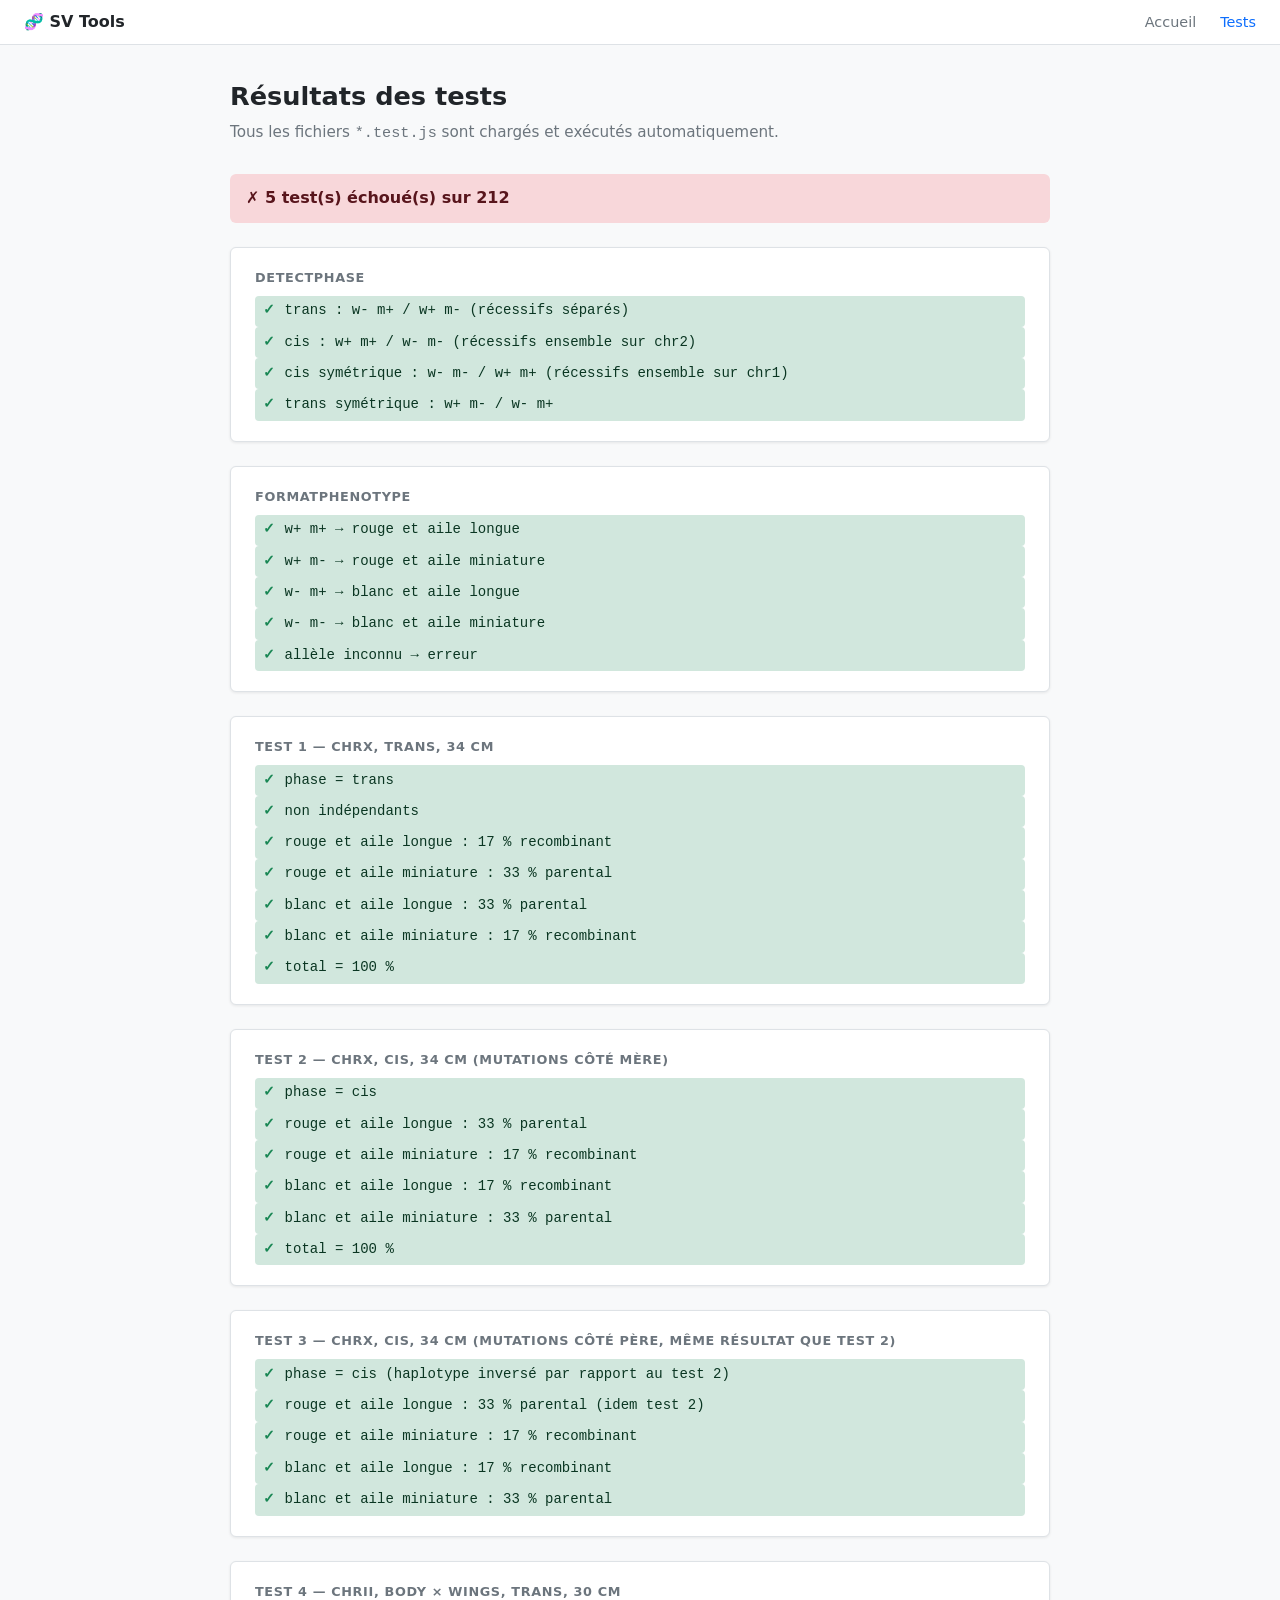
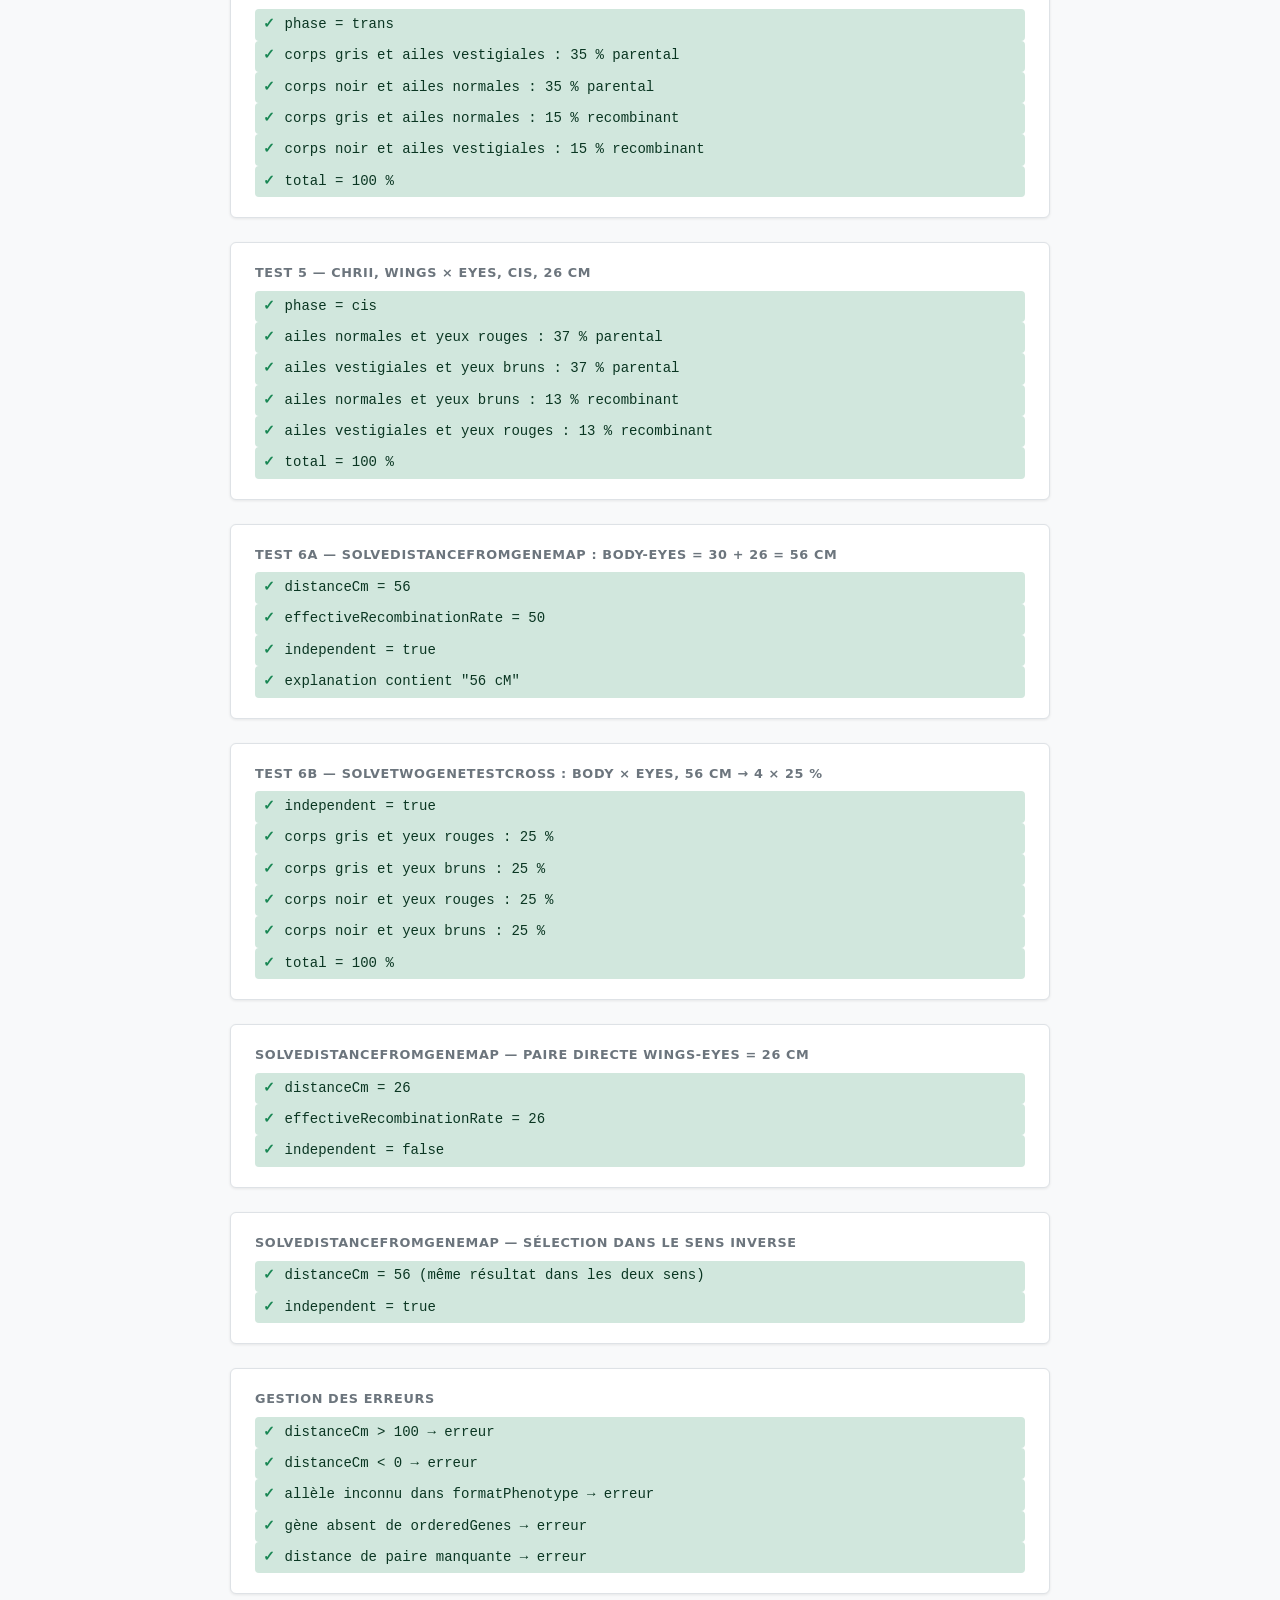
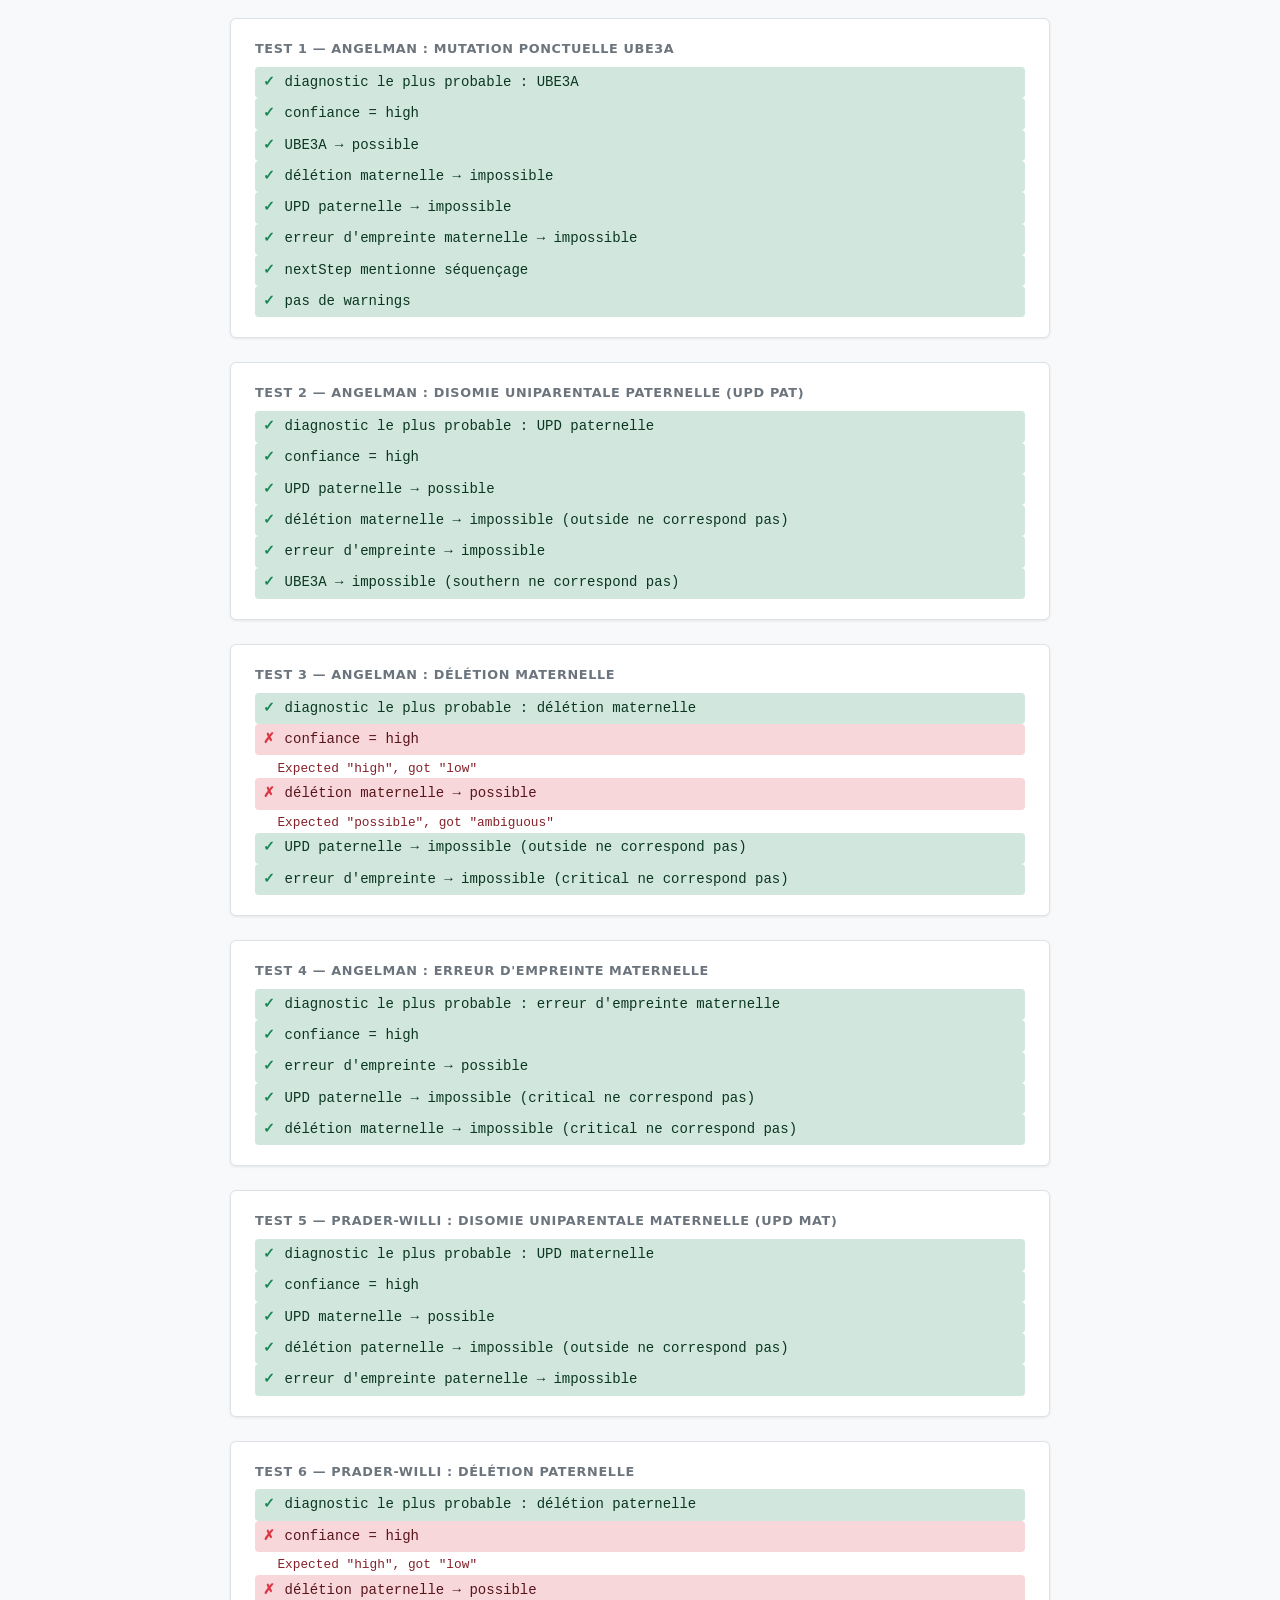
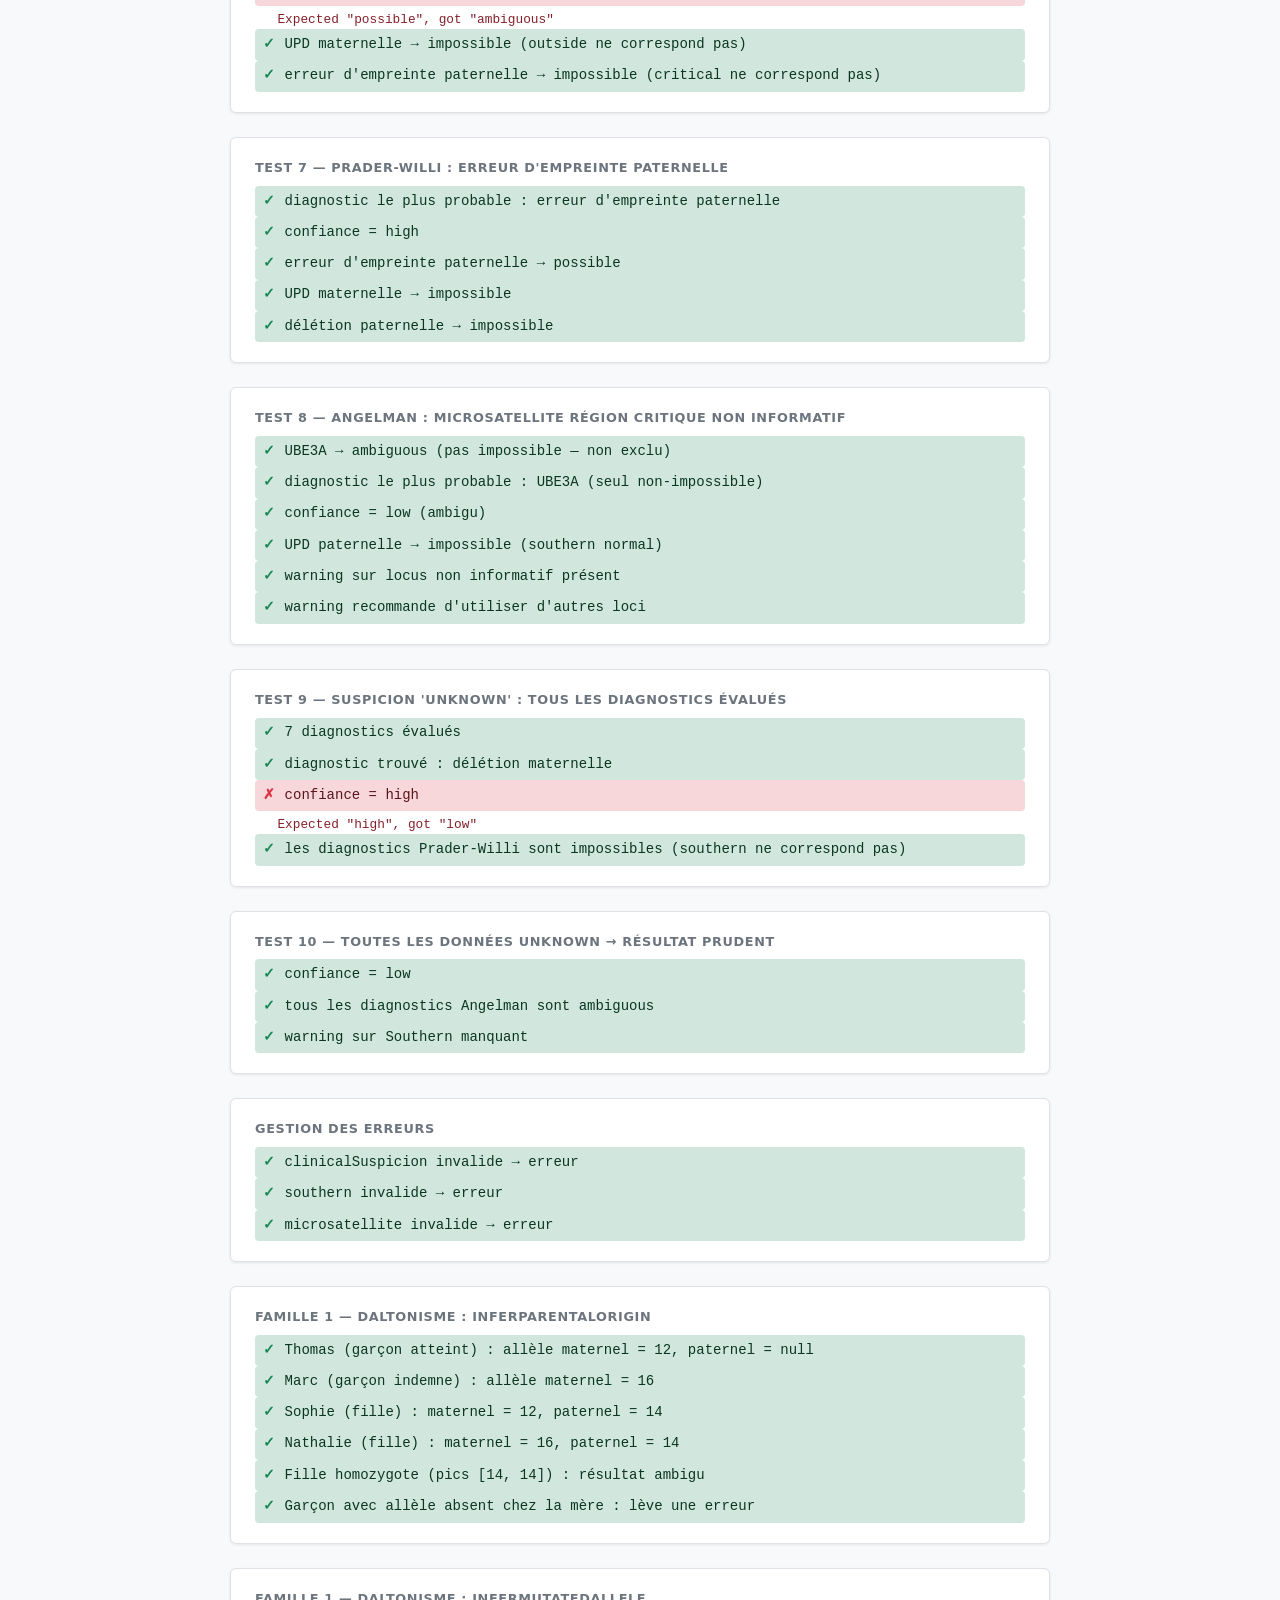
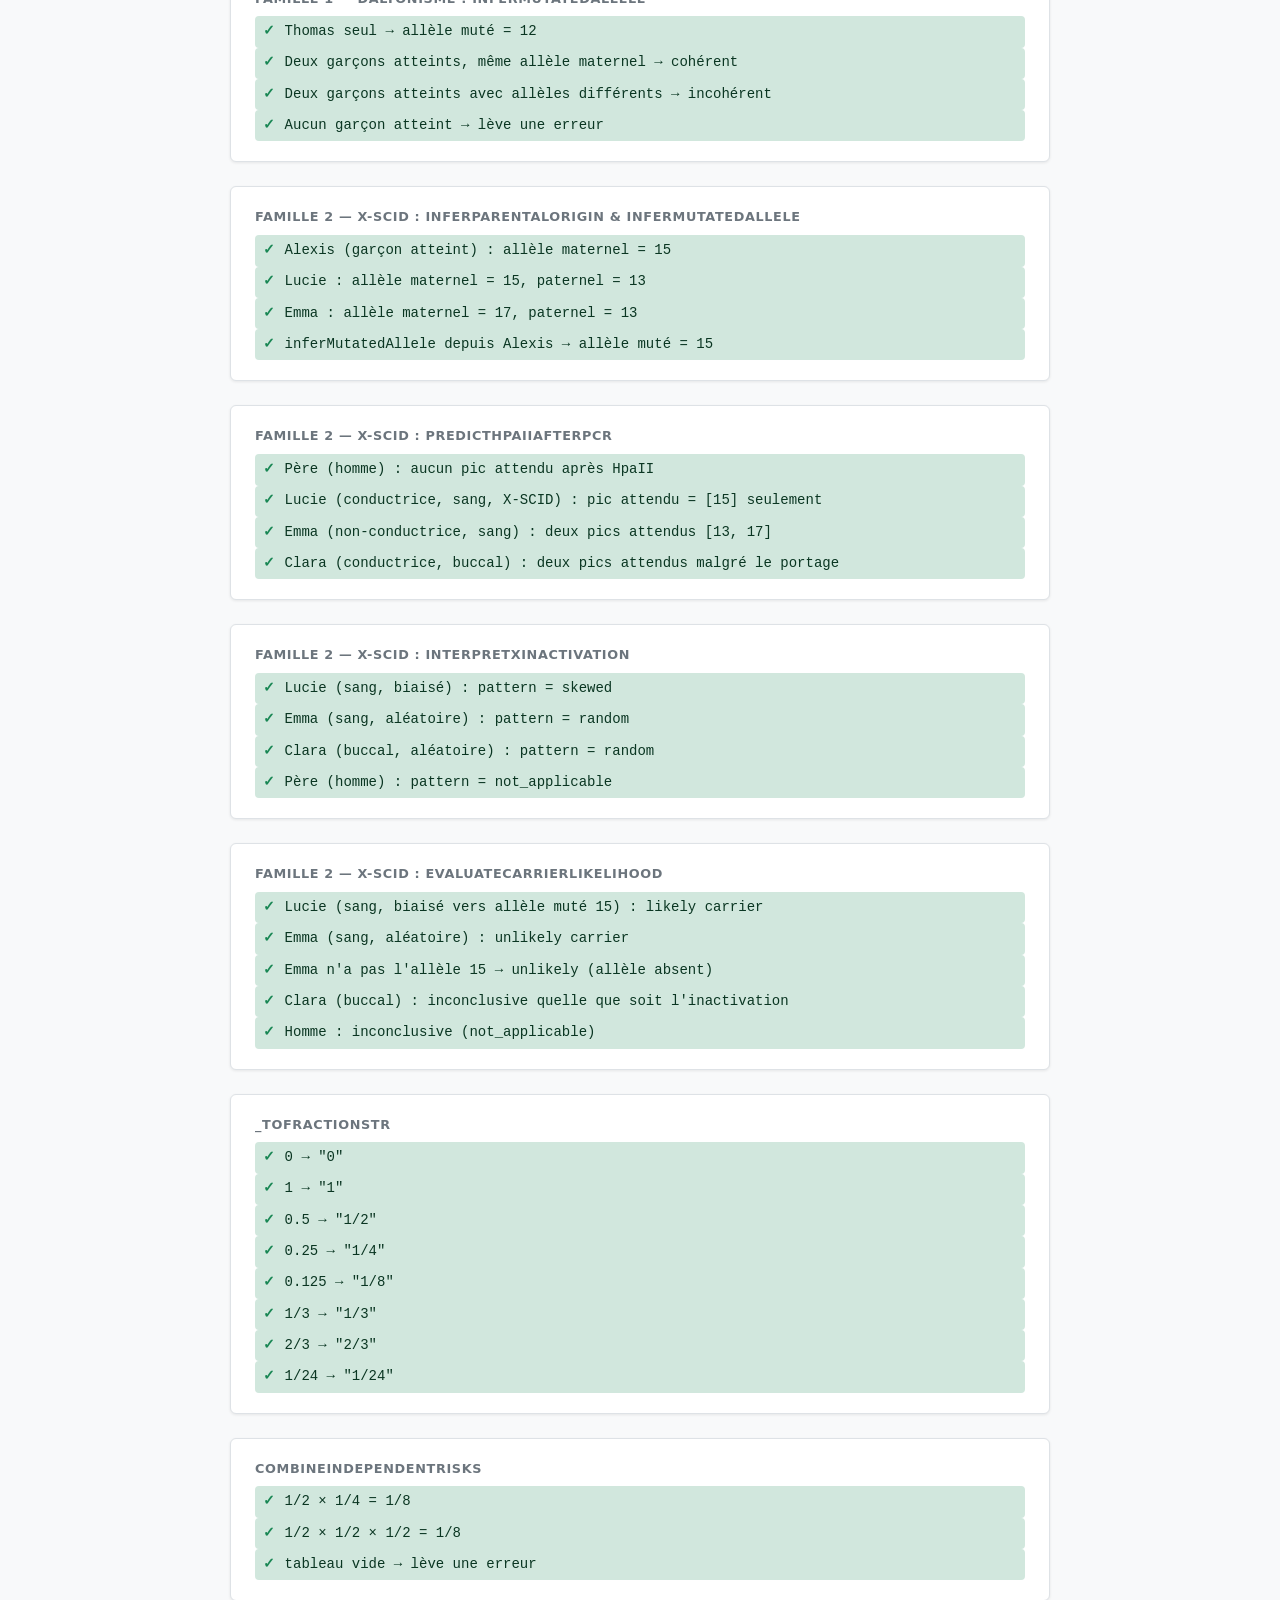
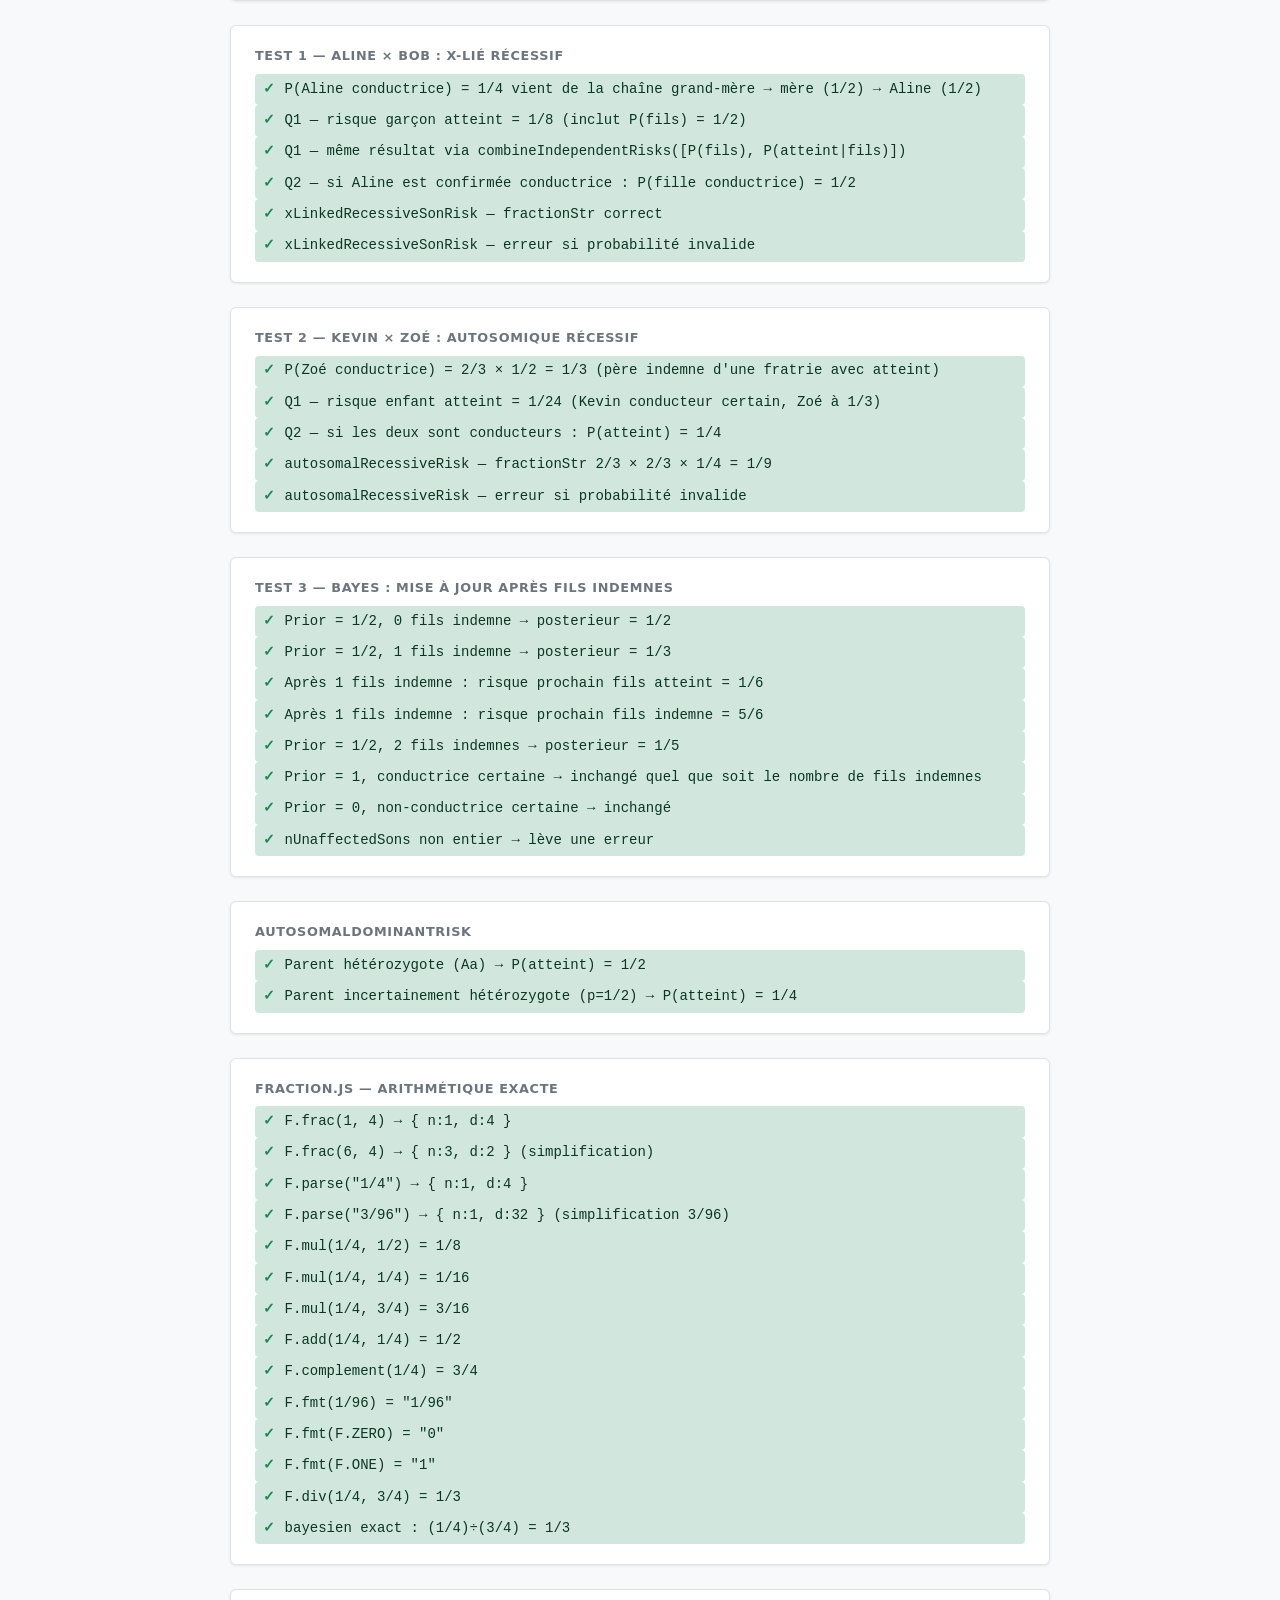
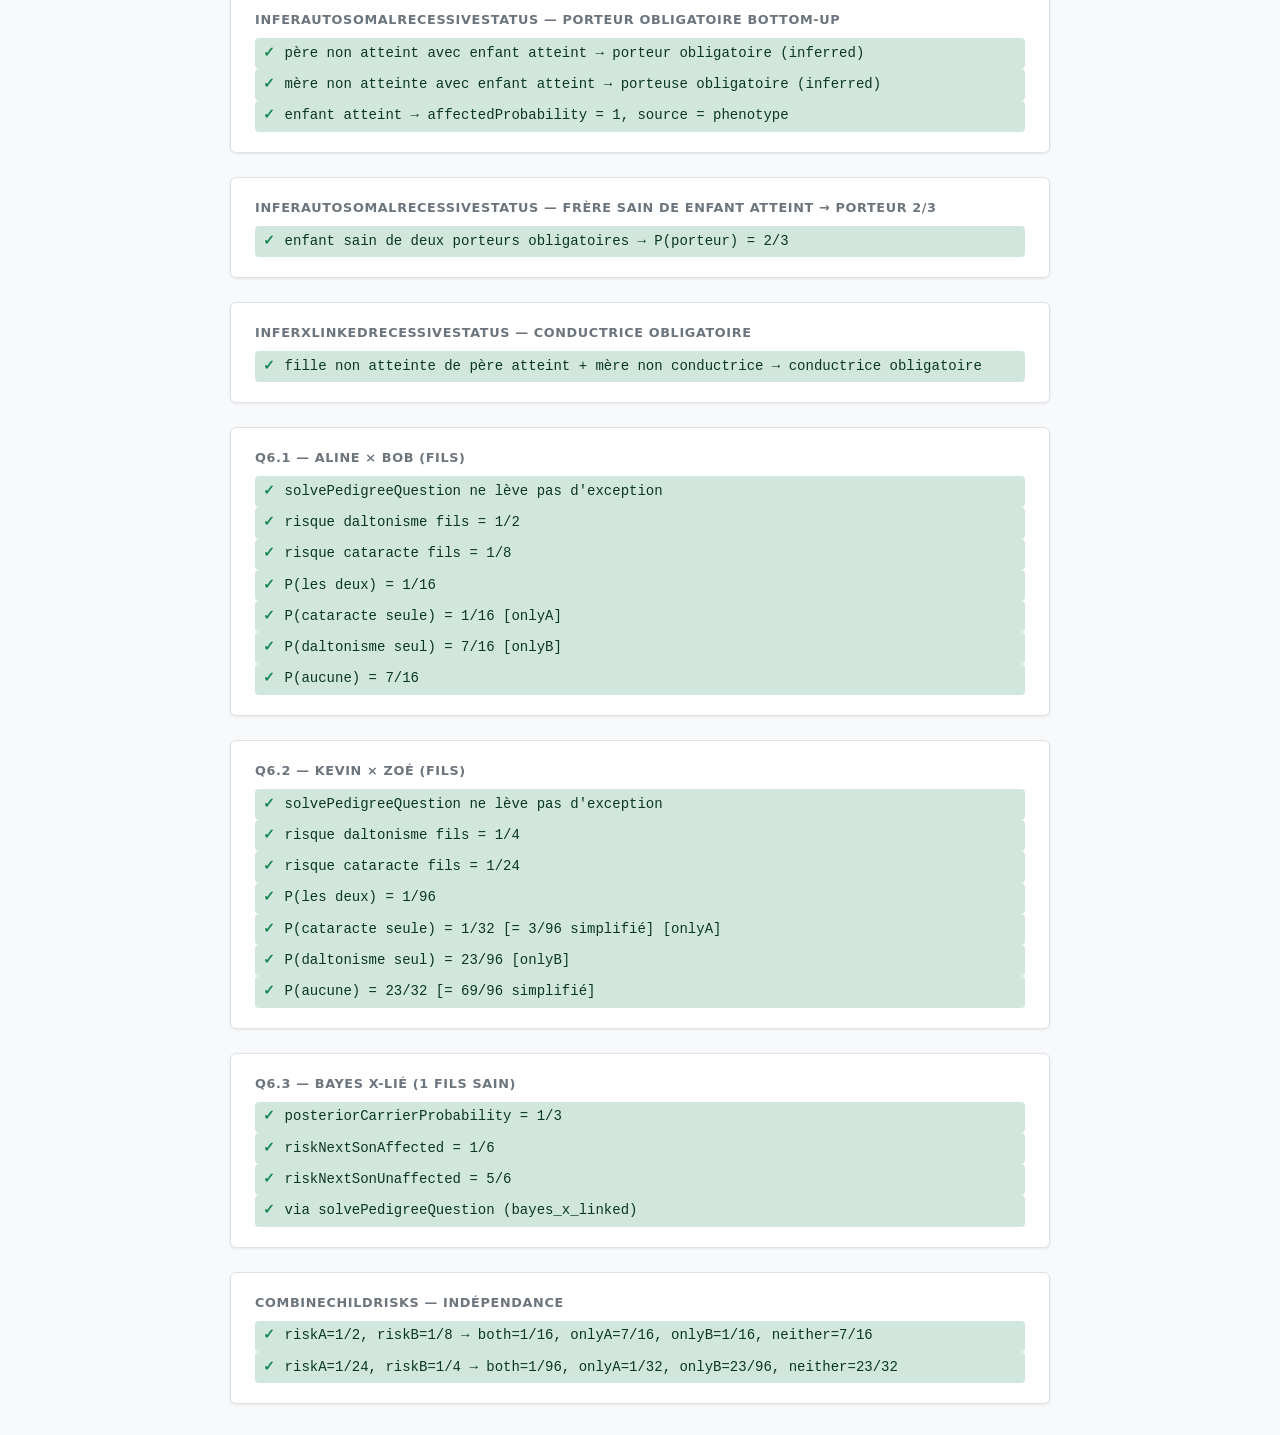
<file: tests/run-tests.html>
<!DOCTYPE html>
<html lang="fr">
<head>
  <meta charset="UTF-8">
  <meta name="viewport" content="width=device-width, initial-scale=1.0">
  <title>SV Tools — Tests</title>
  <link rel="stylesheet" href="../style.css">
  <style>
    .test-suite { margin-bottom: 1.5rem; }
    .test-suite-title {
      font-weight: 700;
      font-size: 1rem;
      margin-bottom: .5rem;
      color: var(--text-muted);
      text-transform: uppercase;
      letter-spacing: .05em;
      font-size: .8rem;
    }
    .test-line {
      display: flex;
      align-items: baseline;
      gap: .6rem;
      padding: .3rem .5rem;
      border-radius: 4px;
      font-size: .875rem;
      font-family: "Courier New", monospace;
    }
    .test-line.pass { background: #d1e7dd; color: #0a3622; }
    .test-line.fail { background: #f8d7da; color: #58151c; }
    .test-line.error { background: #fff3cd; color: #664d03; }
    .badge-pass { font-weight: 700; color: #198754; }
    .badge-fail { font-weight: 700; color: #dc3545; }
    .badge-error { font-weight: 700; color: #856404; }
    .summary {
      font-size: 1rem;
      font-weight: 600;
      padding: .75rem 1rem;
      border-radius: var(--radius);
      margin-bottom: 1.5rem;
    }
    .summary.all-pass { background: #d1e7dd; color: #0a3622; }
    .summary.has-fail  { background: #f8d7da; color: #58151c; }
    .summary.empty     { background: #f8f9fa; color: var(--text-muted); }
    .error-detail {
      font-size: .8rem;
      margin-top: .2rem;
      padding-left: 1.4rem;
      color: #842029;
      font-family: "Courier New", monospace;
      white-space: pre-wrap;
    }
    #no-tests {
      color: var(--text-muted);
      font-size: .9rem;
      margin-top: .5rem;
    }
  </style>
</head>
<body>

<nav>
  <span class="nav-brand">🧬 SV Tools</span>
  <a href="../index.html">Accueil</a>
  <a href="run-tests.html" class="active">Tests</a>
</nav>

<main>
  <h1>Résultats des tests</h1>
  <p class="page-subtitle">Tous les fichiers <code>*.test.js</code> sont chargés et exécutés automatiquement.</p>

  <div id="summary" class="summary empty">Chargement…</div>
  <div id="results"></div>
  <p id="no-tests" class="hidden">Aucun fichier de test trouvé. Les tests apparaîtront ici une fois les outils implémentés.</p>
</main>

<script>
// ─── Mini framework de test ──────────────────────────────────────────────────

const _suites = [];
let _currentSuite = null;

window.describe = function(name, fn) {
  _currentSuite = { name, tests: [] };
  _suites.push(_currentSuite);
  try { fn(); } catch(e) {
    _currentSuite.tests.push({ name: '(suite setup)', error: e });
  }
  _currentSuite = null;
};

window.it = function(name, fn) {
  if (!_currentSuite) {
    _currentSuite = { name: '(global)', tests: [] };
    _suites.push(_currentSuite);
  }
  try {
    fn();
    _currentSuite.tests.push({ name, pass: true });
  } catch(e) {
    _currentSuite.tests.push({ name, pass: false, error: e });
  }
};

window.expect = function(actual) {
  return {
    toBe(expected) {
      if (actual !== expected)
        throw new Error(`Expected ${JSON.stringify(expected)}, got ${JSON.stringify(actual)}`);
    },
    toEqual(expected) {
      const a = JSON.stringify(actual), b = JSON.stringify(expected);
      if (a !== b)
        throw new Error(`Expected\n  ${b}\ngot\n  ${a}`);
    },
    toBeCloseTo(expected, digits = 4) {
      const delta = Math.pow(10, -digits) / 2;
      if (Math.abs(actual - expected) >= delta)
        throw new Error(`Expected ~${expected}, got ${actual}`);
    },
    toThrow() {
      if (typeof actual !== 'function')
        throw new Error('toThrow requires a function');
      try { actual(); throw new Error('Did not throw'); }
      catch(e) { if (e.message === 'Did not throw') throw e; }
    },
    toContain(item) {
      if (!Array.isArray(actual) && typeof actual !== 'string')
        throw new Error('toContain requires array or string');
      if (!actual.includes(item))
        throw new Error(`Expected ${JSON.stringify(actual)} to contain ${JSON.stringify(item)}`);
    },
    toBeTruthy() {
      if (!actual) throw new Error(`Expected truthy, got ${JSON.stringify(actual)}`);
    },
    toBeFalsy() {
      if (actual) throw new Error(`Expected falsy, got ${JSON.stringify(actual)}`);
    },
  };
};

// ─── Configuration des suites de tests ───────────────────────────────────────
// Pour chaque outil : lister les scripts à précharger (logic.js…) puis le fichier test.
// Les scripts sont chargés dans l'ordre : preload en premier, test en dernier.
const TEST_SUITES = [
  {
    preload: ['../tools/genetic-distance/logic.js'],
    test: 'genetic-distance.test.js',
  },
  {
    preload: ['../tools/angelman-pw/logic.js'],
    test: 'angelman-pw.test.js',
  },
  {
    preload: ['../tools/humara/humaraLogic.js'],
    test: 'humara.test.js',
  },
  {
    preload: ['../tools/pedigree/pedigreeLogic.js'],
    test: 'pedigree.test.js',
  },
  {
    preload: ['../tools/pedigree/fraction.js', '../tools/pedigree/pedigreeEngine.js'],
    test: 'pedigreeEngine.test.js',
  },
  // Ajouter ici les prochains outils :
  // { preload: ['../tools/mon-outil/logic.js'], test: 'mon-outil.test.js' },
];

// ─── Chargement dynamique puis rendu ────────────────────────────────────────
async function loadScript(src) {
  return new Promise((resolve, reject) => {
    const s = document.createElement('script');
    s.src = src + '?t=' + Date.now(); // cache-bust
    s.onload  = resolve;
    s.onerror = () => reject(new Error(`Impossible de charger : ${src}`));
    document.head.appendChild(s);
  });
}

async function run() {
  const resultsEl = document.getElementById('results');
  const summaryEl = document.getElementById('summary');
  const noTestsEl = document.getElementById('no-tests');

  if (TEST_SUITES.length === 0) {
    summaryEl.className = 'summary empty';
    summaryEl.textContent = 'Aucun test enregistré.';
    noTestsEl.classList.remove('hidden');
    return;
  }

  // Pour chaque suite : charger les préalables (logic.js…) puis le fichier de test
  for (const suite of TEST_SUITES) {
    for (const dep of (suite.preload || [])) {
      try { await loadScript(dep); }
      catch(e) {
        _suites.push({ name: dep, tests: [{ name: 'chargement de la dépendance', pass: false, error: e }] });
      }
    }
    try { await loadScript(suite.test); }
    catch(e) {
      _suites.push({ name: suite.test, tests: [{ name: 'chargement du fichier de test', pass: false, error: e }] });
    }
  }

  // Rendu
  let totalPass = 0, totalFail = 0;

  for (const suite of _suites) {
    const div = document.createElement('div');
    div.className = 'test-suite card';

    const title = document.createElement('div');
    title.className = 'test-suite-title';
    title.textContent = suite.name;
    div.appendChild(title);

    for (const t of suite.tests) {
      const line = document.createElement('div');
      if (t.error && !t.hasOwnProperty('pass')) {
        line.className = 'test-line error';
        line.innerHTML = `<span class="badge-error">ERR</span> ${t.name}`;
        const detail = document.createElement('div');
        detail.className = 'error-detail';
        detail.textContent = t.error.message || String(t.error);
        div.appendChild(line);
        div.appendChild(detail);
        totalFail++;
      } else if (t.pass) {
        line.className = 'test-line pass';
        line.innerHTML = `<span class="badge-pass">✓</span> ${t.name}`;
        div.appendChild(line);
        totalPass++;
      } else {
        line.className = 'test-line fail';
        line.innerHTML = `<span class="badge-fail">✗</span> ${t.name}`;
        const detail = document.createElement('div');
        detail.className = 'error-detail';
        detail.textContent = t.error ? (t.error.message || String(t.error)) : 'Échec';
        div.appendChild(line);
        div.appendChild(detail);
        totalFail++;
      }
    }

    resultsEl.appendChild(div);
  }

  const total = totalPass + totalFail;
  summaryEl.className = 'summary ' + (totalFail > 0 ? 'has-fail' : 'all-pass');
  summaryEl.textContent = totalFail > 0
    ? `✗ ${totalFail} test(s) échoué(s) sur ${total}`
    : `✓ ${totalPass} test(s) passés sur ${total}`;
}

run();
</script>
</body>
</html>
</file>
<file: style.css>
/* ─── Reset & base ──────────────────────────────────────────────────── */
*, *::before, *::after { box-sizing: border-box; margin: 0; padding: 0; }

:root {
  --bg:          #f8f9fa;
  --surface:     #ffffff;
  --border:      #dee2e6;
  --text:        #212529;
  --text-muted:  #6c757d;
  --accent:      #0d6efd;
  --accent-hover:#0b5ed7;
  --highlight:   #fff3cd;   /* valeur clé dans les tableaux */
  --highlight-border: #ffc107;
  --step-num-bg: #0d6efd;
  --step-num-fg: #ffffff;
  --success:     #198754;
  --danger:      #dc3545;
  --radius:      6px;
  --shadow:      0 1px 3px rgba(0,0,0,.08);
}

html { font-size: 16px; }

body {
  font-family: system-ui, -apple-system, "Segoe UI", sans-serif;
  background: var(--bg);
  color: var(--text);
  line-height: 1.55;
  min-height: 100vh;
}

/* ─── Nav ───────────────────────────────────────────────────────────── */
nav {
  background: var(--surface);
  border-bottom: 1px solid var(--border);
  padding: .6rem 1.5rem;
  display: flex;
  align-items: center;
  gap: 1.5rem;
  font-size: .9rem;
}
nav a {
  color: var(--text-muted);
  text-decoration: none;
  transition: color .15s;
}
nav a:hover, nav a.active { color: var(--accent); }
nav .nav-brand {
  font-weight: 700;
  font-size: 1rem;
  color: var(--text);
  margin-right: auto;
}

/* ─── Page wrapper ──────────────────────────────────────────────────── */
main {
  max-width: 860px;
  margin: 2rem auto;
  padding: 0 1.25rem;
}

h1 { font-size: 1.6rem; margin-bottom: .3rem; }
h2 { font-size: 1.15rem; margin-bottom: .75rem; color: var(--text); }
h3 { font-size: 1rem; font-weight: 600; }

.page-subtitle {
  color: var(--text-muted);
  font-size: .95rem;
  margin-bottom: 1.75rem;
}

/* ─── Cards ─────────────────────────────────────────────────────────── */
.card {
  background: var(--surface);
  border: 1px solid var(--border);
  border-radius: var(--radius);
  padding: 1.25rem 1.5rem;
  box-shadow: var(--shadow);
  margin-bottom: 1rem;
}

/* ─── Numbered step ─────────────────────────────────────────────────── */
.step {
  background: var(--surface);
  border: 1px solid var(--border);
  border-radius: var(--radius);
  padding: 1rem 1.25rem;
  margin-bottom: .75rem;
  box-shadow: var(--shadow);
}

.step-header {
  display: flex;
  align-items: flex-start;
  gap: .75rem;
  margin-bottom: .6rem;
}

.step-num {
  background: var(--step-num-bg);
  color: var(--step-num-fg);
  font-weight: 700;
  font-size: .8rem;
  min-width: 1.6rem;
  height: 1.6rem;
  border-radius: 50%;
  display: flex;
  align-items: center;
  justify-content: center;
  flex-shrink: 0;
  margin-top: .1rem;
}

.step-title { font-weight: 600; font-size: 1rem; }
.step-desc  { color: var(--text-muted); font-size: .88rem; margin-bottom: .6rem; }

/* ─── Inputs ────────────────────────────────────────────────────────── */
.input-group { display: flex; flex-direction: column; gap: .3rem; margin-bottom: .75rem; }
.input-group label { font-size: .875rem; font-weight: 500; }

input[type="text"], input[type="number"], textarea, select {
  border: 1px solid var(--border);
  border-radius: var(--radius);
  padding: .45rem .7rem;
  font-size: .9rem;
  font-family: inherit;
  width: 100%;
  background: var(--surface);
  color: var(--text);
  transition: border-color .15s;
}
input:focus, textarea:focus, select:focus {
  outline: none;
  border-color: var(--accent);
  box-shadow: 0 0 0 3px rgba(13,110,253,.15);
}
textarea { resize: vertical; min-height: 80px; font-family: "Courier New", monospace; }

/* ─── Buttons ───────────────────────────────────────────────────────── */
.btn {
  display: inline-flex;
  align-items: center;
  gap: .4rem;
  padding: .45rem 1rem;
  border: none;
  border-radius: var(--radius);
  font-size: .9rem;
  font-family: inherit;
  font-weight: 500;
  cursor: pointer;
  transition: background .15s, opacity .15s;
}
.btn-primary   { background: var(--accent);  color: #fff; }
.btn-primary:hover { background: var(--accent-hover); }
.btn-secondary { background: #e9ecef; color: var(--text); }
.btn-secondary:hover { background: #dee2e6; }
.btn-example   { background: #e8f4e8; color: var(--success); border: 1px solid #b8ddb8; }
.btn-example:hover { background: #d4edda; }
.btn-show-all  { background: #fff3cd; color: #664d03; border: 1px solid var(--highlight-border); }
.btn-show-all:hover { background: #ffe69c; }

.btn-row {
  display: flex;
  flex-wrap: wrap;
  gap: .5rem;
  margin: .75rem 0;
}

/* ─── Tables ────────────────────────────────────────────────────────── */
.table-wrapper { overflow-x: auto; margin: .5rem 0; }

table {
  border-collapse: collapse;
  font-size: .875rem;
  min-width: 100%;
}
th, td {
  border: 1px solid var(--border);
  padding: .4rem .7rem;
  text-align: center;
}
th {
  background: #f1f3f5;
  font-weight: 600;
  color: var(--text-muted);
  font-size: .8rem;
  text-transform: uppercase;
  letter-spacing: .03em;
}
td:first-child { font-weight: 600; text-align: left; background: #f8f9fa; }

/* Valeur clé mise en évidence */
td.highlight {
  background: var(--highlight);
  font-weight: 700;
  color: #664d03;
  border-color: var(--highlight-border);
}

/* ─── Result / info boxes ───────────────────────────────────────────── */
.result-value {
  display: inline-block;
  background: var(--highlight);
  color: #664d03;
  font-weight: 700;
  padding: .1rem .45rem;
  border-radius: 4px;
  font-size: 1em;
}

.info-box {
  background: #e7f3fe;
  border-left: 3px solid var(--accent);
  padding: .6rem .9rem;
  border-radius: 0 var(--radius) var(--radius) 0;
  font-size: .875rem;
  margin: .5rem 0;
}

.formula {
  font-family: "Courier New", monospace;
  background: #f1f3f5;
  border: 1px solid var(--border);
  border-radius: 4px;
  padding: .3rem .6rem;
  font-size: .875rem;
  display: inline-block;
}

/* ─── Tool grid (homepage) ──────────────────────────────────────────── */
.tool-grid {
  display: grid;
  grid-template-columns: repeat(auto-fill, minmax(240px, 1fr));
  gap: 1rem;
  margin-top: 1.5rem;
}

.tool-card {
  background: var(--surface);
  border: 1px solid var(--border);
  border-radius: var(--radius);
  padding: 1.1rem 1.25rem;
  text-decoration: none;
  color: var(--text);
  box-shadow: var(--shadow);
  transition: border-color .15s, box-shadow .15s;
  display: block;
}
.tool-card:hover {
  border-color: var(--accent);
  box-shadow: 0 2px 8px rgba(13,110,253,.12);
}
.tool-card-icon { font-size: 1.4rem; margin-bottom: .4rem; }
.tool-card-title { font-weight: 600; font-size: .95rem; margin-bottom: .25rem; }
.tool-card-desc  { font-size: .82rem; color: var(--text-muted); }
.tool-card-badge {
  display: inline-block;
  font-size: .7rem;
  padding: .1rem .45rem;
  border-radius: 20px;
  margin-top: .5rem;
  font-weight: 600;
  letter-spacing: .03em;
}
.badge-ready   { background: #d1e7dd; color: var(--success); }
.badge-soon    { background: #f8f9fa; color: var(--text-muted); border: 1px solid var(--border); }

/* ─── Hidden / show-all ─────────────────────────────────────────────── */
.steps-container .step { display: none; }
.steps-container .step.visible { display: block; }
.steps-container.show-all .step { display: block; }

/* ─── Error ─────────────────────────────────────────────────────────── */
.error-box {
  background: #f8d7da;
  border-left: 3px solid var(--danger);
  padding: .6rem .9rem;
  border-radius: 0 var(--radius) var(--radius) 0;
  font-size: .875rem;
  color: #842029;
}

/* ─── Utilities ─────────────────────────────────────────────────────── */
.mt-1 { margin-top: .5rem; }
.mt-2 { margin-top: 1rem; }
.text-muted { color: var(--text-muted); font-size: .875rem; }
.mono { font-family: "Courier New", monospace; }
.hidden { display: none !important; }
</file>
